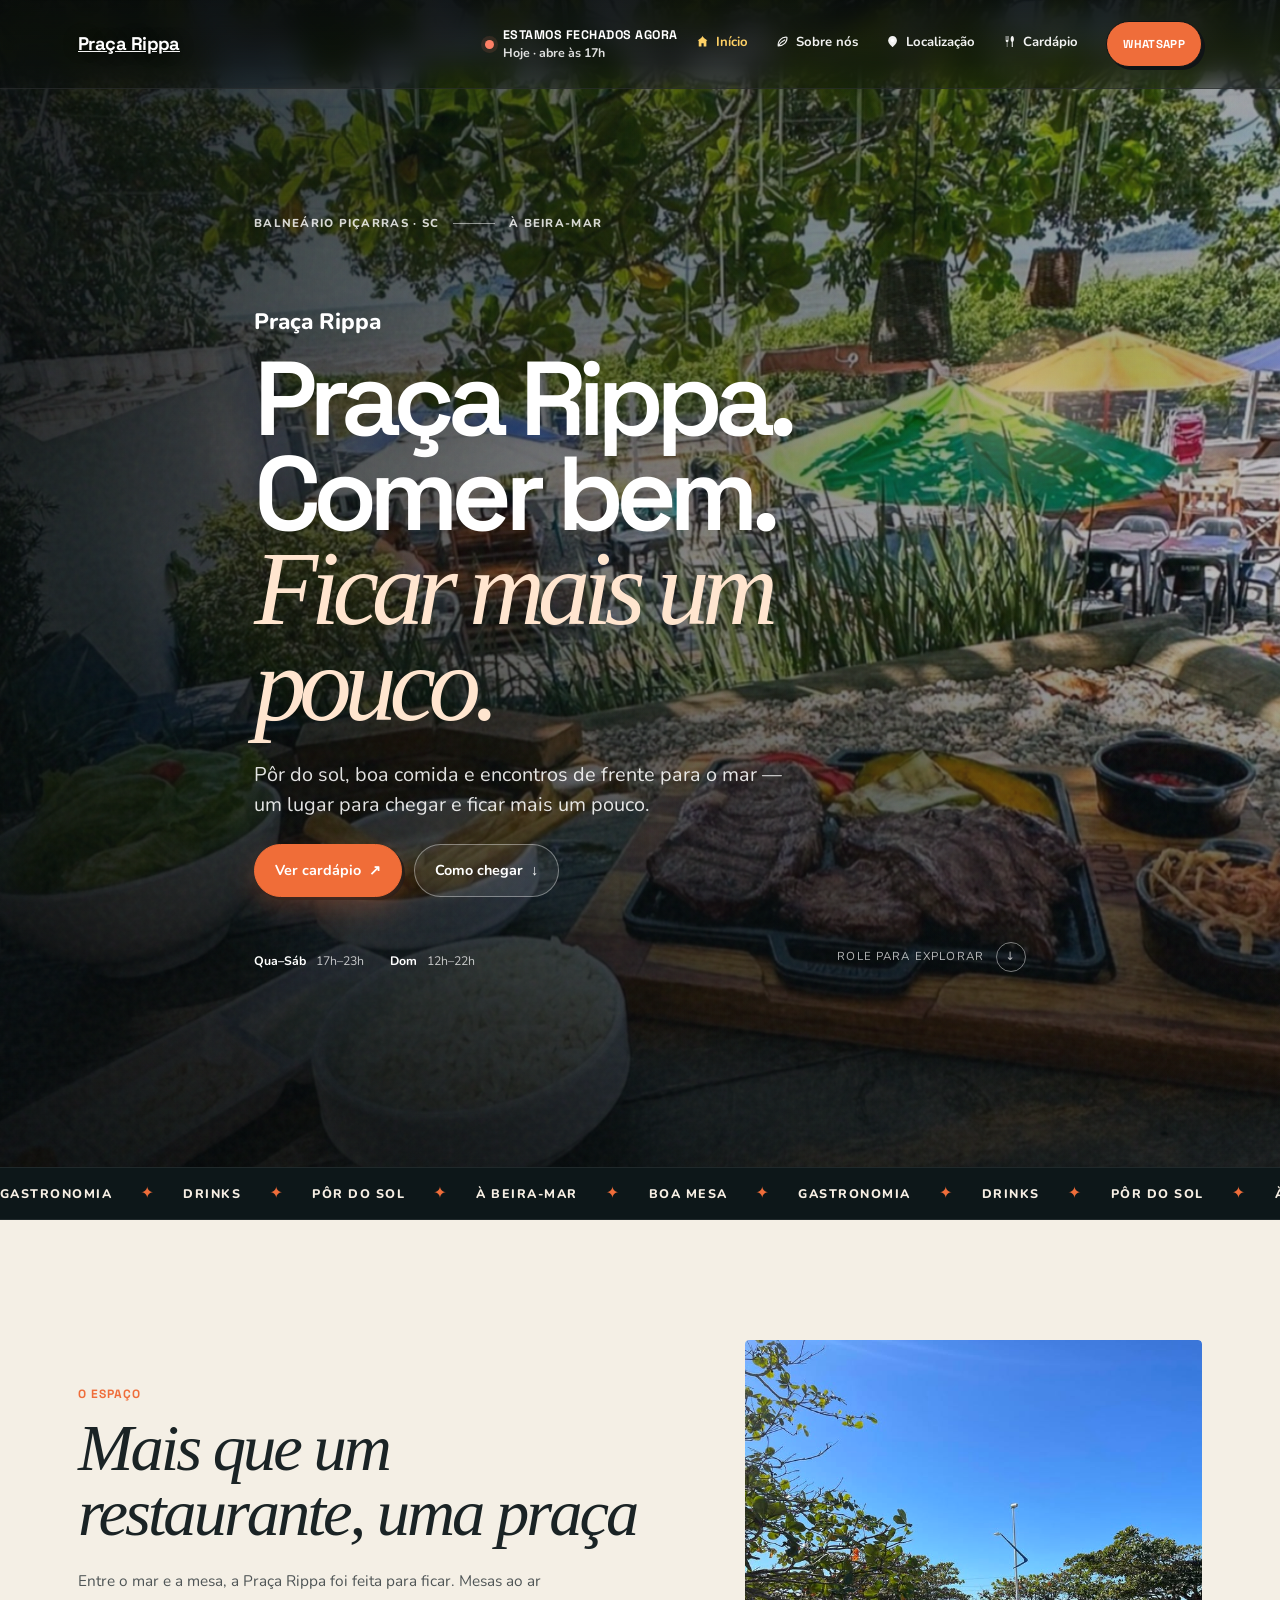
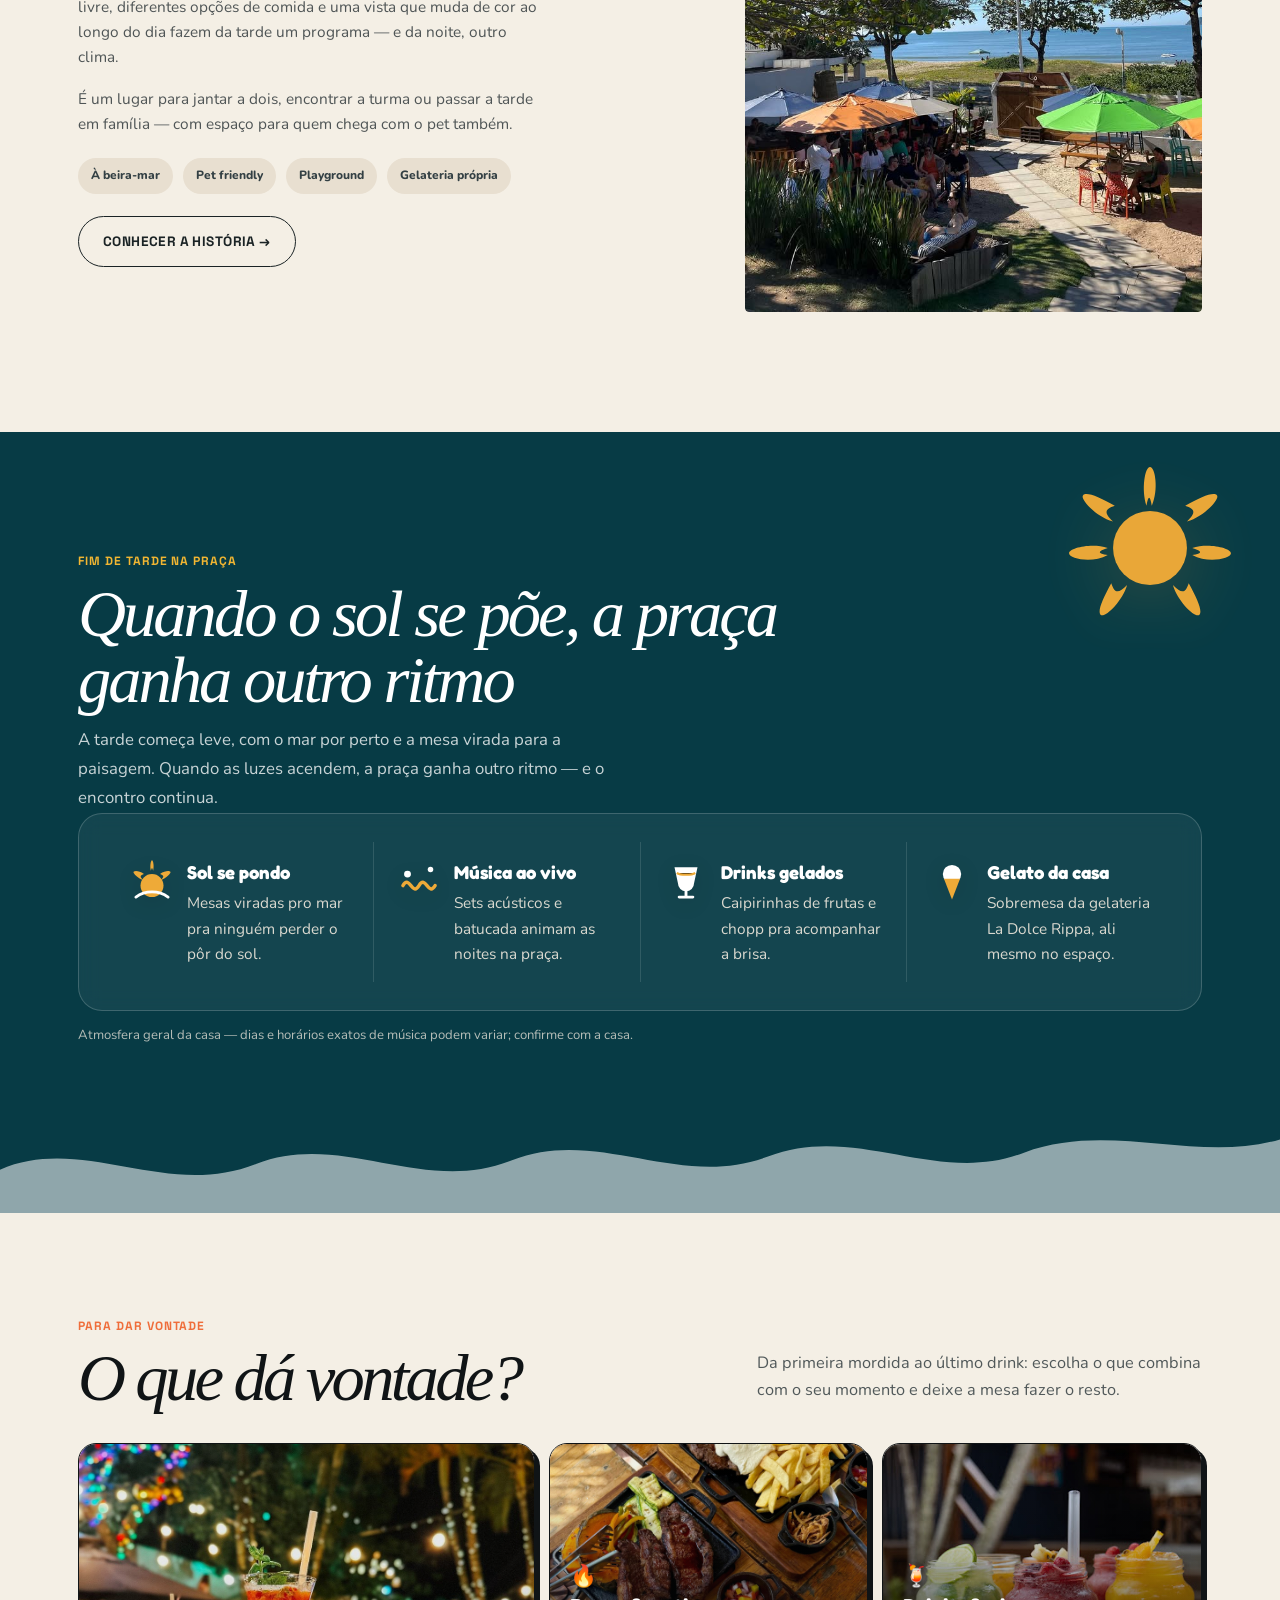
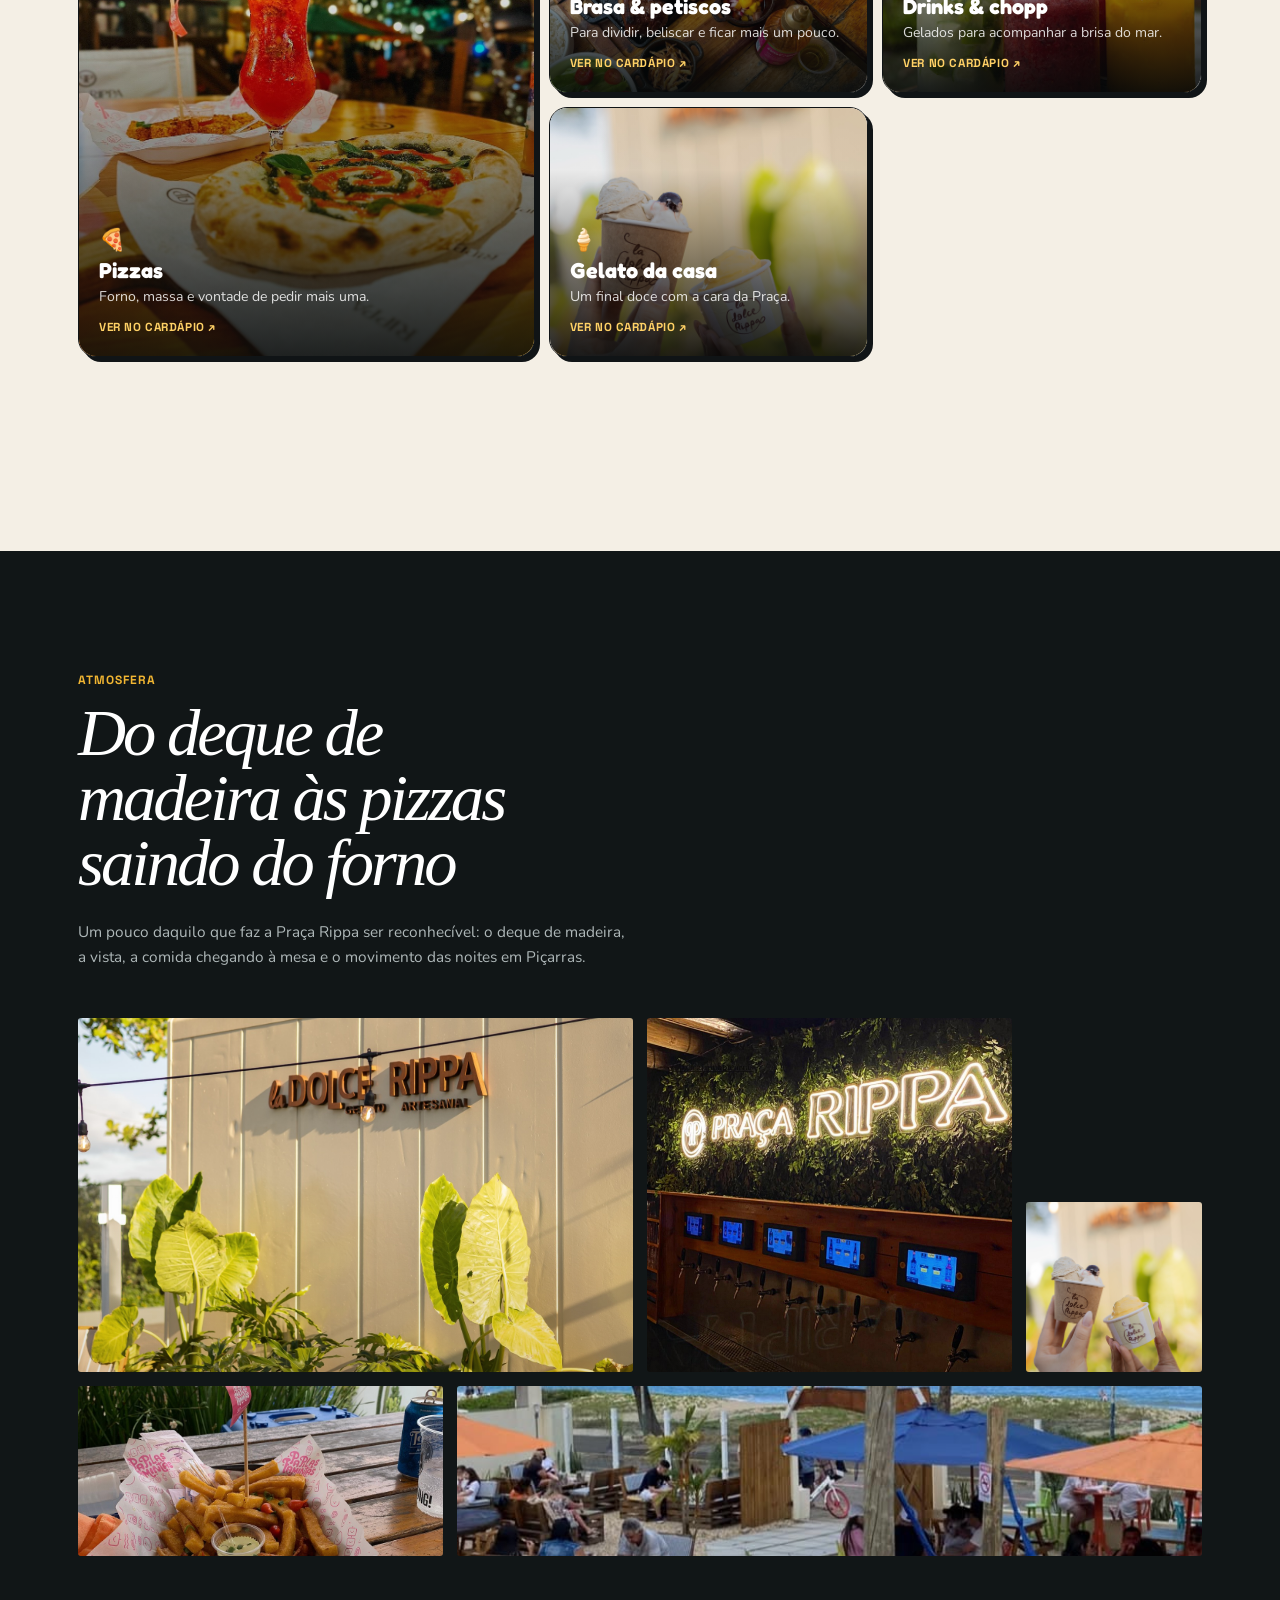
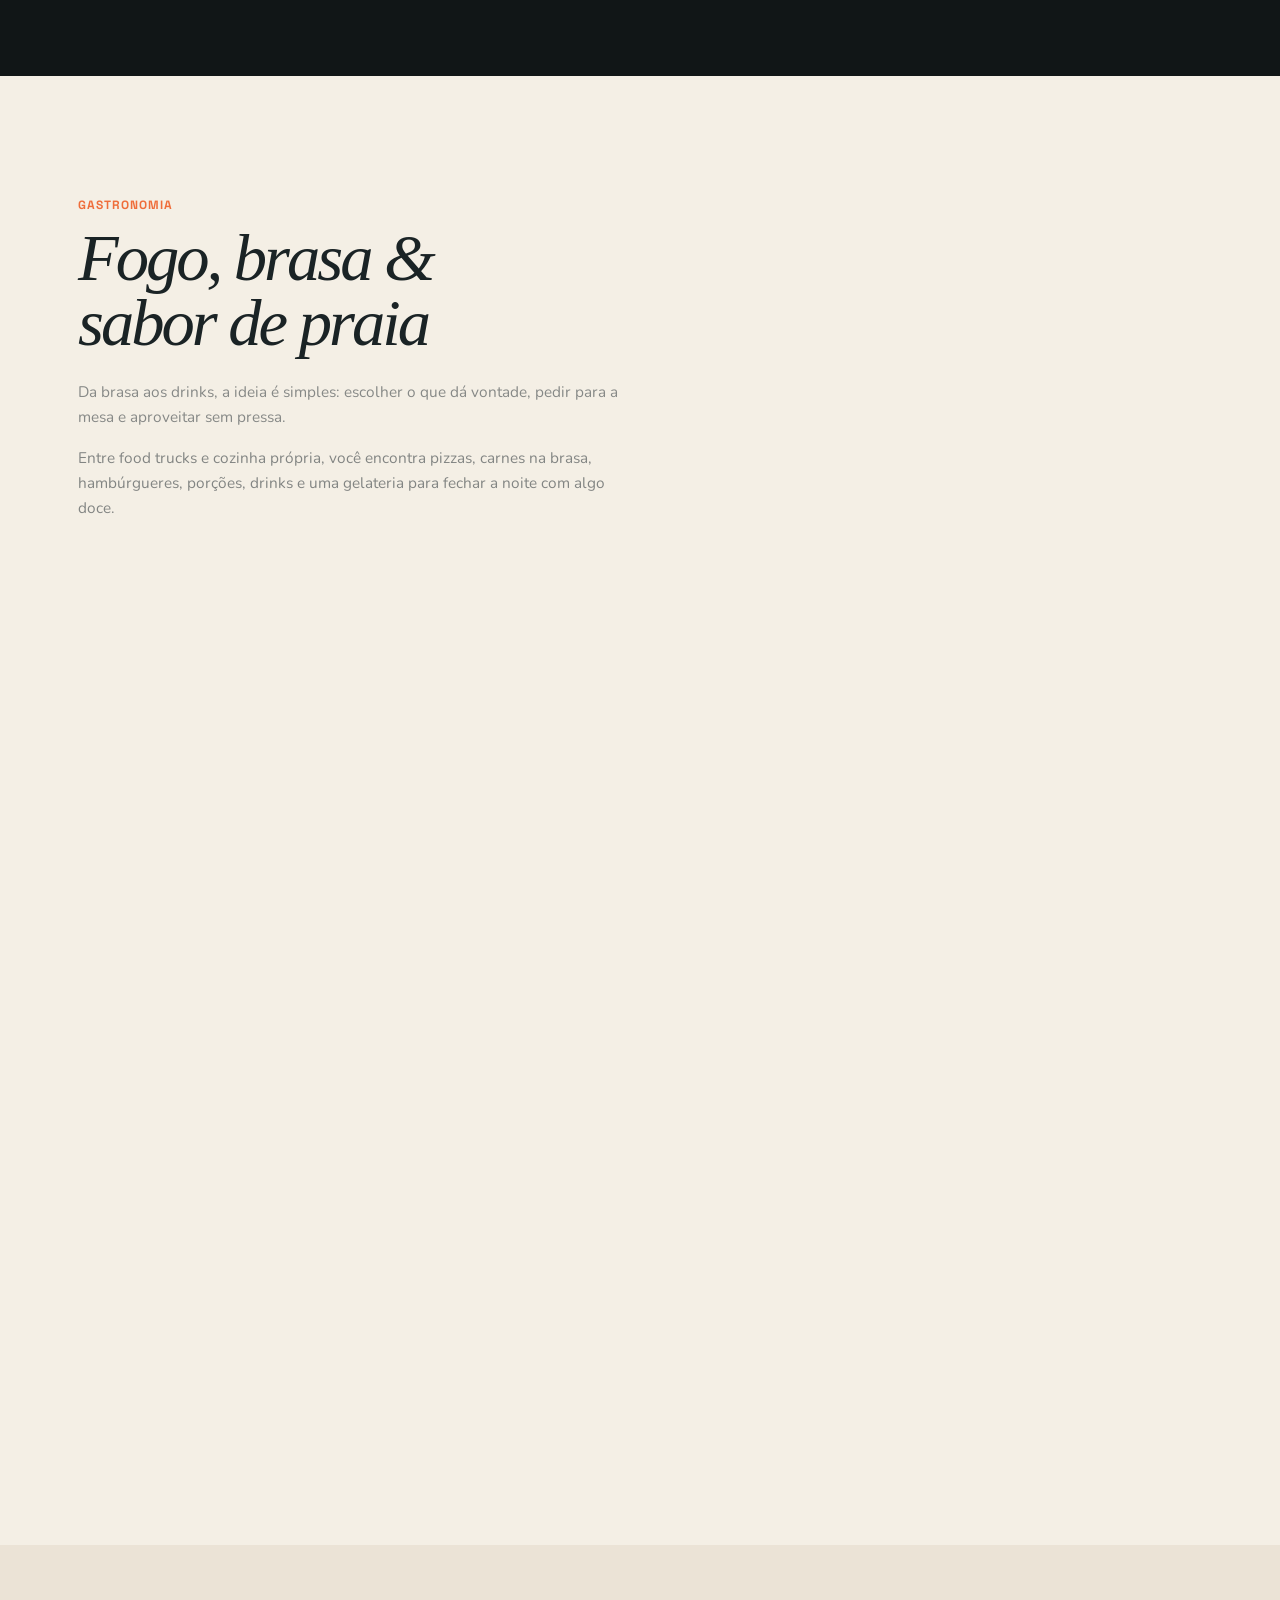
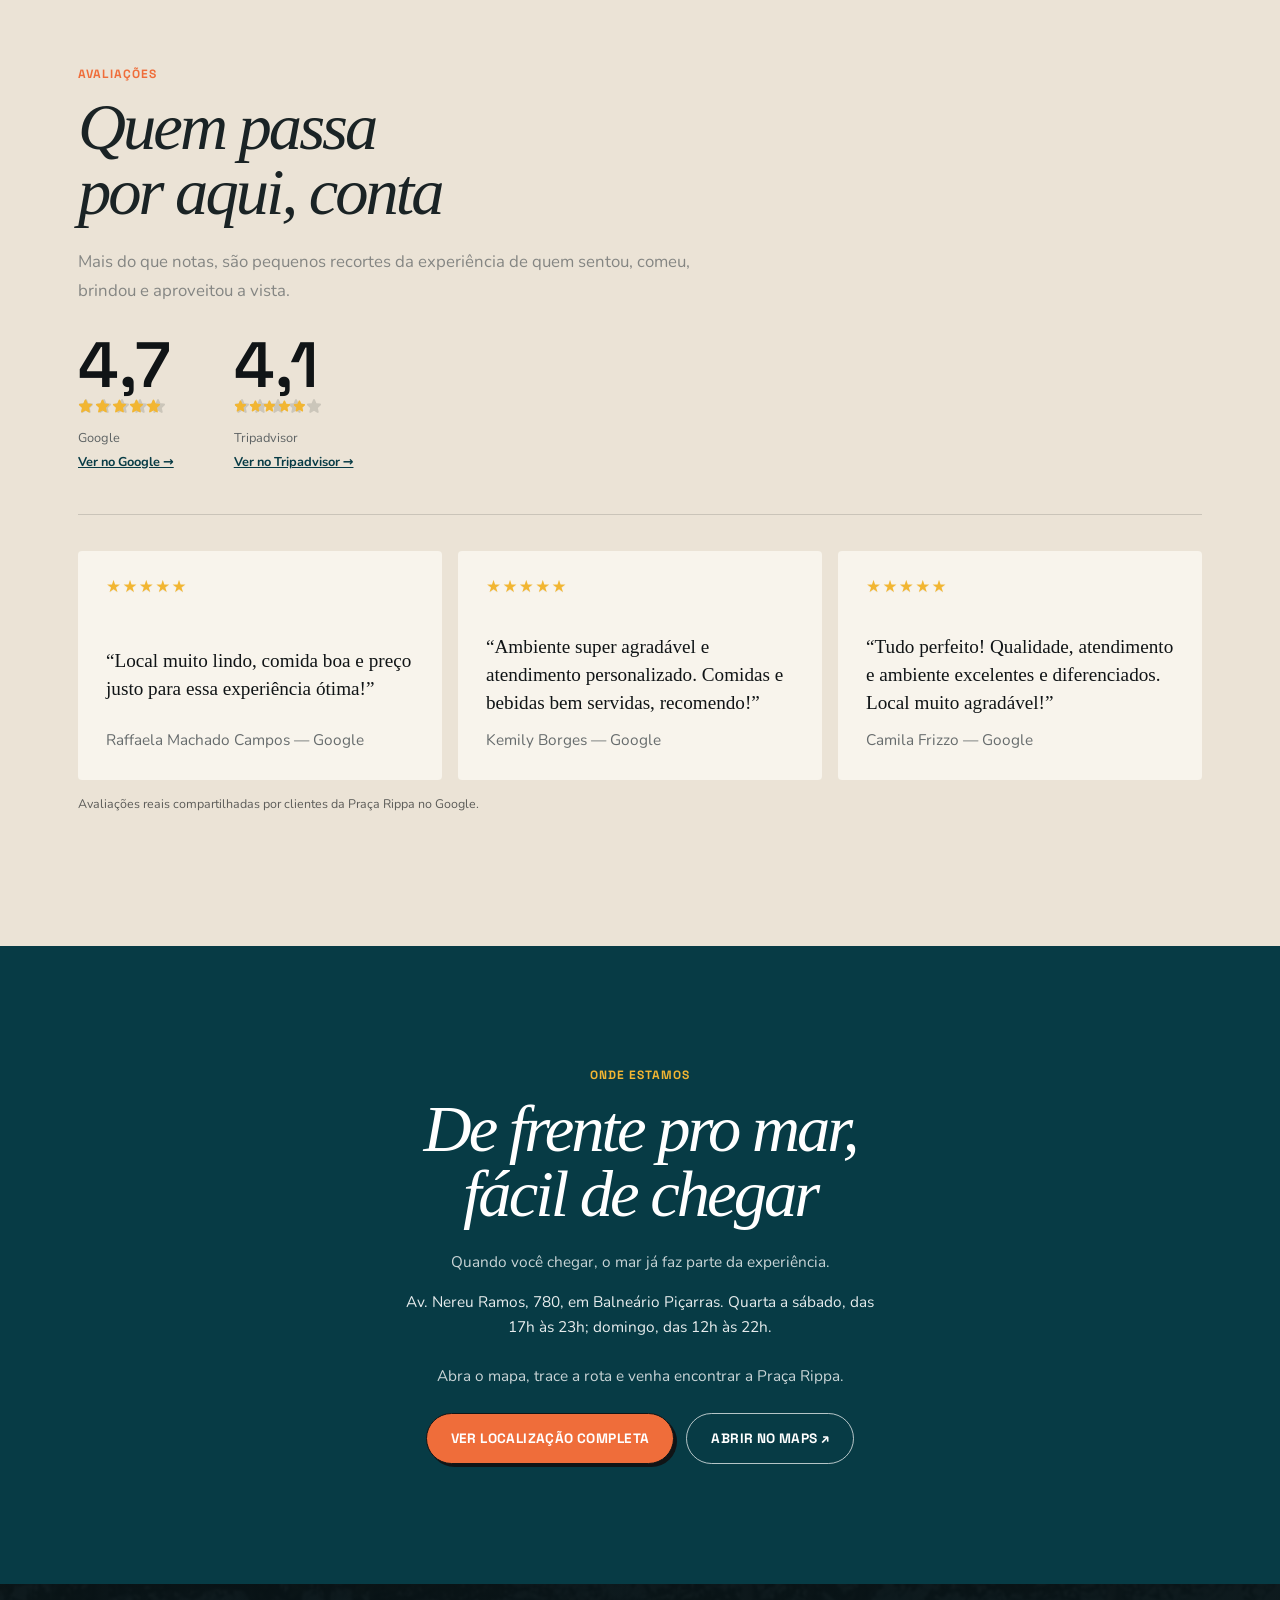
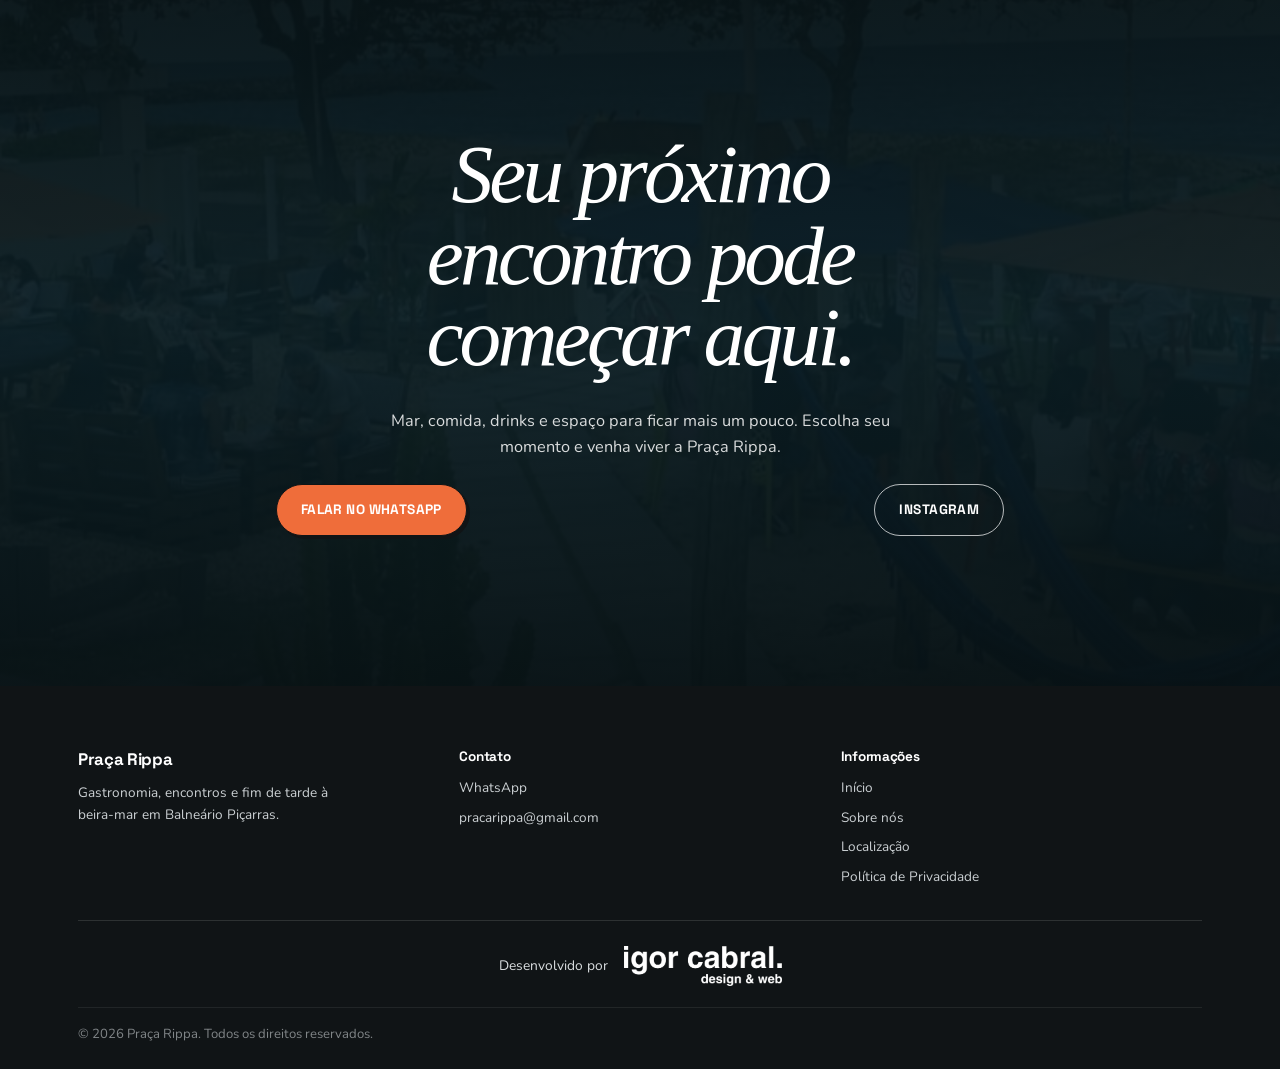
<file: index.html>
<!DOCTYPE html>
<html lang="pt-BR">
<head>
<meta charset="UTF-8">
<meta name="viewport" content="width=device-width, initial-scale=1, viewport-fit=cover">
<title>Praça Rippa | Restaurante em Balneário Piçarras</title>
<meta name="description" content="Praça Rippa em Balneário Piçarras: gastronomia à beira-mar, drinks, espaço ao ar livre, cardápio oficial, delivery, localização e contato.">
<meta name="robots" content="index,follow,max-image-preview:large">
<meta name="theme-color" content="#073b45">
<meta property="og:type" content="website">
<meta property="og:site_name" content="Praça Rippa">
<meta property="og:title" content="Praça Rippa | Restaurante em Balneário Piçarras">
<meta property="og:description" content="Praça Rippa em Balneário Piçarras: gastronomia à beira-mar, drinks, espaço ao ar livre, cardápio oficial, delivery, localização e contato.">
<meta name="twitter:card" content="summary_large_image">
<meta name="twitter:title" content="Praça Rippa | Restaurante em Balneário Piçarras">
<meta name="twitter:description" content="Praça Rippa em Balneário Piçarras: gastronomia à beira-mar, drinks, espaço ao ar livre, cardápio oficial, delivery, localização e contato.">
<link rel="stylesheet" href="assets/css/style.css">
<link rel="icon" href="data:image/svg+xml,<svg xmlns=%22http://www.w3.org/2000/svg%22 viewBox=%220 0 100 100%22><text y=%22.9em%22 font-size=%2290%22>🌅</text></svg>">
<link rel="preconnect" href="https://fonts.googleapis.com">
<link rel="preconnect" href="https://fonts.gstatic.com" crossorigin>
<link href="https://fonts.googleapis.com/css2?family=Fredoka:wght@500;600;700&family=Nunito:wght@400;600;700;800&family=Space+Grotesk:wght@500;600;700&display=swap" rel="stylesheet">
<script type="application/ld+json">
{
  "@context":"https://schema.org",
  "@type":"Restaurant",
  "name":"Praça Rippa",
  "telephone":"+55 47 98867-1690",
  "email":"pracarippa@gmail.com",
  "priceRange":"$$",
  "servesCuisine":["Brasileira","Sul-americana"],
  "address":{"@type":"PostalAddress","streetAddress":"Av. Nereu Ramos, 780","addressLocality":"Balneário Piçarras","addressRegion":"SC","postalCode":"88380-000","addressCountry":"BR"},
  "geo":{"@type":"GeoCoordinates","latitude":-26.759756,"longitude":-48.674342},
  "openingHoursSpecification":[
    {"@type":"OpeningHoursSpecification","dayOfWeek":["Wednesday","Thursday","Friday","Saturday"],"opens":"17:00","closes":"23:00"},
    {"@type":"OpeningHoursSpecification","dayOfWeek":"Sunday","opens":"12:00","closes":"22:00"}
  ],
  "hasMenu":"https://pracarippapicarras.goomer.app/",
  "sameAs":["https://instagram.com/pracarippapicarras","https://www.tripadvisor.com/Restaurant_Review-g2577965-d25277152-Reviews-Praca_Rippa-Picarras_State_of_Santa_Catarina.html"]
}
</script>
</head>

<a class="skip-link" href="#page-inicio">Pular para o conteúdo</a>
<svg aria-hidden="true" style="position:absolute;width:0;height:0;overflow:hidden">
<defs>
<symbol id="i-star" viewBox="0 0 24 24"><path d="M12 1.5c.6 0 1 .3 1.2.9l2.4 5.4 5.7.6c1.2.1 1.7 1.7.8 2.5l-4.4 4 1.3 5.8c.3 1.2-1 2.2-2.1 1.5L12 19.2l-4.9 3c-1 .6-2.4-.3-2.1-1.5l1.3-5.8-4.4-4c-.9-.8-.4-2.4.8-2.5l5.7-.6 2.4-5.4c.2-.6.6-.9 1.2-.9Z"/></symbol>
<symbol id="i-home" viewBox="0 0 24 24"><path d="M12 2c1 3 6 6 9 8-1 0-2 .3-2 1v9a1 1 0 0 1-1 1h-4v-6H10v6H6a1 1 0 0 1-1-1v-9c0-.7-1-1-2-1 3-2 8-5 9-8Z"/></symbol>
<symbol id="i-leaf" viewBox="0 0 24 24"><path d="M4 20C3 11 10 3 20 4c1 9-6 16-16 16Zm0 0c2-4 6-8 12-11" stroke="currentColor" stroke-width="2" fill="none" stroke-linecap="round" stroke-linejoin="round"/></symbol>
<symbol id="i-pin" viewBox="0 0 24 24"><path d="M12 2c4.4 0 8 3.4 8 8 0 6-8 12-8 12S4 16 4 10c0-4.6 3.6-8 8-8Z"/><circle cx="12" cy="10" r="3" fill="#fff"/></symbol>
<symbol id="i-food" viewBox="0 0 24 24"><path d="M5 2v9a2 2 0 0 0 2 2v9h1v-9a2 2 0 0 0 2-2V2H9v7H8V2H7v7H6V2H5Zm12 0c-2 0-3 3-3 6s1 4 2 5v9h2V13c1-1 2-2 2-5s-1-6-3-6Z"/></symbol>
<symbol id="i-wave-dot" viewBox="0 0 24 24"><path d="M2 15c3-4 4 4 7 0s4 4 7 0 4-2 6-1" stroke="currentColor" stroke-width="2.4" fill="none" stroke-linecap="round"/></symbol>
<symbol id="i-phone" viewBox="0 0 24 24"><path d="M6 2c1 0 3 3 3 4s-1.5 1.5-1.5 2.5S9.5 12 12 14.5 16 18 17 18 18.5 16.5 19.5 16.5 22 18.5 22 19.5c0 1.5-2 3.5-3.5 3.5C14 23 1 10 1 5.5 1 4 3 2 4.5 2 5 2 6 2 6 2Z"/></symbol>
<symbol id="i-cam" viewBox="0 0 24 24"><rect x="2" y="6" width="20" height="15" rx="4"/><circle cx="12" cy="13.5" r="4.2" fill="#fff"/><circle cx="17.5" cy="9.5" r="1" fill="#fff"/><path d="M8 6 9.2 3.5h5.6L16 6Z" fill="currentColor"/></symbol>
</defs>
</svg>

<header id="header">
  <div class="wrap">
    <a href="index.html" class="logo" aria-label="Praça Rippa — início"><span class="logo-text">Praça Rippa</span></a>

    <div class="header-status is-closed" id="headerStatus" role="status" aria-live="polite" aria-atomic="true">
      <span class="status-dot" aria-hidden="true"></span>
      <span class="status-copy"><span class="status-main" id="statusMain">Verificando...</span><span class="status-hours" id="statusHours">Horário de atendimento</span></span>
    </div>
    <nav id="nav">
      <a href="index.html" data-page="inicio" class="active" aria-current="page"><svg class="icon" viewBox="0 0 24 24"><use href="#i-home"/></svg>Início</a>
      <a href="sobre.html" data-page="sobre"><svg class="icon" viewBox="0 0 24 24"><use href="#i-leaf"/></svg>Sobre nós</a>
      <a href="localizacao.html" data-page="localizacao"><svg class="icon" viewBox="0 0 24 24"><use href="#i-pin"/></svg>Localização</a>
      <a href="https://pracarippapicarras.goomer.app/" target="_blank" rel="noopener"><svg class="icon" viewBox="0 0 24 24"><use href="#i-food"/></svg>Cardápio</a>
      <a class="btn btn-primary" href="https://wa.me/5547988671690" target="_blank" rel="noopener" style="padding:9px 16px; font-size:.72rem;">WhatsApp</a>
    </nav>
    <button class="menu-toggle" id="menuToggle" aria-label="Abrir menu" aria-expanded="false" aria-controls="nav">☰</button>
  </div>
</header>

<!-- ================= PÁGINA: INÍCIO ================= -->

<main id="page-inicio" class="page" tabindex="-1">

<section class="hero hero-v2">
  <div class="hero-bg" id="heroBg" style="background-image:url('assets/images/rippa-brasa-mar.jpg')"></div>
  <div class="hero-noise"></div>
  <div class="hero-scrim"></div>
  <div class="hero-orb hero-orb-1"></div>
  <div class="wrap hero-content">
    <div class="hero-topline"><span>Balneário Piçarras · SC</span><span class="hero-line"></span><span>À beira-mar</span></div>
    <div class="hero-copy">
      <p class="hero-kicker">Praça Rippa</p>
      <h1><span class="seo-brand">Praça Rippa.</span><br>Comer bem.<br><em>Ficar mais um pouco.</em></h1>
      <p class="lead">Pôr do sol, boa comida e encontros de frente para o mar — um lugar para chegar e ficar mais um pouco.</p>
      <div class="cta-row">
        <a class="btn btn-primary" href="https://pracarippapicarras.goomer.app/" target="_blank" rel="noopener">Ver cardápio <span>↗</span></a>
        <a class="btn btn-ghost-light" href="localizacao.html">Como chegar <span>↓</span></a>
      </div>
    </div>
    <div class="hero-bottom">
      <div class="hero-meta"><strong>Qua–Sáb</strong><span>17h–23h</span><strong>Dom</strong><span>12h–22h</span></div>
      <div class="hero-scroll"><span>Role para explorar</span><span class="scroll-arrow">↓</span></div>
    </div>
  </div>
</section>

<div class="marquee-strip" aria-hidden="true">
  <div class="marquee-track"><span>Gastronomia</span><i>✦</i><span>Drinks</span><i>✦</i><span>Pôr do sol</span><i>✦</i><span>À beira-mar</span><i>✦</i><span>Boa mesa</span><i>✦</i><span>Gastronomia</span><i>✦</i><span>Drinks</span><i>✦</i><span>Pôr do sol</span><i>✦</i><span>À beira-mar</span><i>✦</i></div>
</div>

<section class="about-teaser about-v2">
  <div class="wrap about-grid">
    <div class="reveal">
      <span class="label eyebrow">O ESPAÇO</span>
      <h2>Mais que um restaurante, uma praça</h2>
      <p style="max-width:52ch">Entre o mar e a mesa, a Praça Rippa foi feita para ficar. Mesas ao ar livre, diferentes opções de comida e uma vista que muda de cor ao longo do dia fazem da tarde um programa — e da noite, outro clima.</p>
      <p style="max-width:52ch;margin-top:16px">É um lugar para jantar a dois, encontrar a turma ou passar a tarde em família — com espaço para quem chega com o pet também.</p>
      <div class="chip-row">
        <span class="chip">À beira-mar</span>
        <span class="chip">Pet friendly</span>
        <span class="chip">Playground</span>
        <span class="chip">Gelateria própria</span>
      </div>
      <div style="margin-top:22px"><a class="btn btn-outline" href="sobre.html">Conhecer a história →</a></div>
    </div>
    <div class="about-photo reveal" style="transition-delay:.1s">
      <img src="assets/images/novo-ambiente-praia.jpg" alt="Praça Rippa em dia ensolarado, com mesas ao ar livre e vista para o mar" loading="lazy">
    </div>
  </div>
</section>

<section class="vibe">
  <svg class="vibe-deco vibe-sun" viewBox="0 0 100 100" xmlns="http://www.w3.org/2000/svg" aria-hidden="true"><g fill="#EEAA38"><circle cx="50" cy="50" r="21"/><path d="M50 4c3 0 5 13 1 22-1-6-2-6-3 0-3-9-1-22 2-22Z"/><path d="M88 20c2 2-7 12-17 15 5-5 5-7-1-9 9-5 16-8 18-6Z"/><path d="M96 53c0 3-13 6-22 1 6-1 6-2 0-4 9-3 22 0 22 3Z"/><path d="M78 88c-2 2-12-7-15-17 5 5 7 5 9-1 5 9 8 16 6 18Z"/><path d="M12 20c-2 2 7 12 17 15-5-5-5-7 1-9-9-5-16-8-18-6Z"/><path d="M4 53c0 3 13 6 22 1-6-1-6-2 0-4-9-3-22 0-22 3Z"/><path d="M22 88c2 2 12-7 15-17-5 5-7 5-9-1-5 9-8 16-6 18Z"/></g></svg>
  <svg class="vibe-deco vibe-wave" viewBox="0 0 520 140" preserveAspectRatio="none" xmlns="http://www.w3.org/2000/svg" aria-hidden="true">
  <path d="M0 94 C34 56 67 126 104 88 C139 52 172 122 208 84 C243 48 276 116 312 80 C348 44 381 112 416 76 C451 42 486 88 520 62 L520 140 L0 140 Z" fill="#fff"/>
  <path d="M0 116 C38 88 70 132 108 104 C144 78 177 132 214 103 C250 76 286 130 322 101 C358 73 394 128 430 98 C462 72 492 112 520 92 L520 140 L0 140 Z" fill="rgba(255,255,255,.34)"/>
</svg>
  <div class="wrap">
    <span class="label eyebrow">FIM DE TARDE NA PRAÇA</span>
    <h2 style="margin-bottom:14px">Quando o sol se põe, a praça ganha outro ritmo</h2>
    <p class="section-intro" style="color:rgba(255,255,255,.78);opacity:1;max-width:58ch">A tarde começa leve, com o mar por perto e a mesa virada para a paisagem. Quando as luzes acendem, a praça ganha outro ritmo — e o encontro continua.</p>
    <div class="vibe-bar reveal">
      <div class="vibe-item"><svg class="ic" viewBox="0 0 40 40"><circle cx="20" cy="24" r="10" fill="#EEAA38"/><path d="M20 2c1 0 2 5 1 9-1-3-1-3-2 0-1-4 0-9 1-9Z M36 12c1 1-4 6-8 7 3-3 2-4-1-5 4-3 8-3 9-2Z M4 12c-1 1 4 6 8 7-3-3-2-4 1-5-4-3-8-3-9-2Z" fill="#EEAA38"/><path d="M6 34c8-6 20-6 28 0" stroke="#fff" stroke-width="2.5" fill="none" stroke-linecap="round"/></svg><div><h4>Sol se pondo</h4><p>Mesas viradas pro mar pra ninguém perder o pôr do sol.</p></div></div>
      <div class="vibe-item"><svg class="ic" viewBox="0 0 40 40"><path d="M6 24c6-10 8 10 14 0s8 10 14 0" stroke="#EEAA38" stroke-width="3" fill="none" stroke-linecap="round"/><circle cx="10" cy="14" r="3" fill="#fff"/><circle cx="30" cy="10" r="2.4" fill="#fff"/></svg><div><h4>Música ao vivo</h4><p>Sets acústicos e batucada animam as noites na praça.</p></div></div>
      <div class="vibe-item"><svg class="ic" viewBox="0 0 40 40"><path d="M10 8h20l-3 14a7 7 0 0 1-14 0Z" fill="#fff"/><path d="M20 22v12M14 34h12" stroke="#fff" stroke-width="2.5" stroke-linecap="round"/><path d="M12 13c3 2 13 2 16 0" stroke="#EEAA38" stroke-width="2"/></svg><div><h4>Drinks gelados</h4><p>Caipirinhas de frutas e chopp pra acompanhar a brisa.</p></div></div>
      <div class="vibe-item"><svg class="ic" viewBox="0 0 40 40"><circle cx="20" cy="14" r="8" fill="#fff"/><path d="M13 18l7 18 7-18Z" fill="#EEAA38"/></svg><div><h4>Gelato da casa</h4><p>Sobremesa da gelateria La Dolce Rippa, ali mesmo no espaço.</p></div></div>
    </div>
    <p class="badge-note">Atmosfera geral da casa — dias e horários exatos de música podem variar; confirme com a casa.</p>
  </div>
</section>

<section class="cravings" id="o-que-da-vontade">
  <div class="wrap">
    <div class="cravings-head reveal">
      <div>
        <span class="label eyebrow">PARA DAR VONTADE</span>
        <h2>O que dá vontade?</h2>
      </div>
      <p>Da primeira mordida ao último drink: escolha o que combina com o seu momento e deixe a mesa fazer o resto.</p>
    </div>
    <div class="cravings-grid reveal-group">
      <a class="craving-card craving-main reveal" style="--i:0" href="https://pracarippapicarras.goomer.app/" target="_blank" rel="noopener">
        <img src="assets/images/rippa-noite-pizza-drink.jpg" alt="Pizza servida na Praça Rippa" loading="lazy">
        <span class="craving-overlay"></span>
        <span class="craving-copy"><span class="craving-icon" aria-hidden="true">🍕</span><strong>Pizzas</strong><small>Forno, massa e vontade de pedir mais uma.</small><b>Ver no cardápio ↗</b></span>
      </a>
      <a class="craving-card reveal" style="--i:1" href="https://pracarippapicarras.goomer.app/" target="_blank" rel="noopener">
        <img src="assets/images/rippa-brasa.jpg" alt="Carnes na brasa servidas na Praça Rippa" loading="lazy">
        <span class="craving-overlay"></span>
        <span class="craving-copy"><span class="craving-icon" aria-hidden="true">🔥</span><strong>Brasa & petiscos</strong><small>Para dividir, beliscar e ficar mais um pouco.</small><b>Ver no cardápio ↗</b></span>
      </a>
      <a class="craving-card reveal" style="--i:2" href="https://pracarippapicarras.goomer.app/" target="_blank" rel="noopener">
        <img src="assets/images/rippa-drinks.jpg" alt="Drinks coloridos servidos na Praça Rippa" loading="lazy">
        <span class="craving-overlay"></span>
        <span class="craving-copy"><span class="craving-icon" aria-hidden="true">🍹</span><strong>Drinks & chopp</strong><small>Gelados para acompanhar a brisa do mar.</small><b>Ver no cardápio ↗</b></span>
      </a>
      <a class="craving-card reveal" style="--i:3" href="https://pracarippapicarras.goomer.app/" target="_blank" rel="noopener">
        <img src="assets/images/rippa-gelato.jpg" alt="Gelatos da La Dolce Rippa" loading="lazy"><span class="craving-overlay"></span>
        <span class="craving-copy"><span class="craving-icon" aria-hidden="true">🍦</span><strong>Gelato da casa</strong><small>Um final doce com a cara da Praça.</small><b>Ver no cardápio ↗</b></span>
      </a>
    </div>
    <div class="cravings-cta reveal"><a class="btn btn-outline" href="https://pracarippapicarras.goomer.app/" target="_blank" rel="noopener">Ver cardápio completo ↗</a></div>
  </div>
</section>

<section class="gallery">
  <div class="wrap">
    <span class="label eyebrow">ATMOSFERA</span>
    <h2>Do deque de madeira às pizzas saindo do forno</h2>
    <p class="section-intro" style="color:#cfd3d6;opacity:1">Um pouco daquilo que faz a Praça Rippa ser reconhecível: o deque de madeira, a vista, a comida chegando à mesa e o movimento das noites em Piçarras.</p>
    <div class="g-grid reveal-group">
      <div class="gcell g1 reveal" style="--i:0"><img src="assets/images/rippa-dolce-ambiente.jpg" alt="Ambiente da Praça Rippa com jardim e vista para o mar" loading="lazy"></div>
      <div class="gcell g2 reveal" style="--i:1"><img src="assets/images/novo-chopp.jpg" alt="Chopeiras e bebidas na Praça Rippa" loading="lazy"></div>
      <div class="gcell g3 reveal" style="--i:2"><img src="assets/images/novo-comida.jpg" alt="Pratos e porções servidos na Praça Rippa" loading="lazy"></div>
      <div class="gcell g4 reveal" style="--i:3"><img src="assets/images/rippa-gelato.jpg" alt="Gelatos da La Dolce Rippa" loading="lazy"></div>
      <div class="gcell g5 reveal" style="--i:4"><img src="assets/images/rippa-petiscos-mar.jpg" alt="Petiscos servidos na Praça Rippa com vista para o mar" loading="lazy"></div>
      <div class="gcell g6 reveal" style="--i:5"><img src="assets/images/novo-ambiente-2.jpg" alt="Área externa da Praça Rippa com mesas e vista para o mar" loading="lazy"></div>
    </div>
  </div>
</section>

<section id="gastronomia">
  <div class="wrap">
    <span class="label eyebrow">GASTRONOMIA</span>
    <h2>Fogo, brasa & sabor de praia</h2>
    <p class="section-intro">Da brasa aos drinks, a ideia é simples: escolher o que dá vontade, pedir para a mesa e aproveitar sem pressa.</p>
    <p style="opacity:.75; max-width:60ch">Entre food trucks e cozinha própria, você encontra pizzas, carnes na brasa, hambúrgueres, porções, drinks e uma gelateria para fechar a noite com algo doce.</p>
    <div class="food-cols">
      <div class="food-card reveal">
        <div class="ph"><img src="assets/images/novo-comida.jpg" alt="Pratos servidos na Praça Rippa" loading="lazy"></div>
        <div class="tx"><h3>Pizzas & fornos</h3><p>Um dos destaques mais citados nas avaliações.</p></div>
      </div>
      <div class="food-card reveal" style="transition-delay:.1s">
        <div class="ph"><img src="assets/images/rippa-brasa.jpg" alt="Carnes e acompanhamentos servidos na Praça Rippa" loading="lazy"></div>
        <div class="tx"><h3>Petiscos & carnes na brasa</h3><p>Porções, hambúrgueres e churrasco dos food trucks.</p></div>
      </div>
      <div class="food-card reveal" style="transition-delay:.2s">
        <div class="ph"><img src="assets/images/novo-chopp.jpg" alt="Chopeiras e atendimento de bebidas na Praça Rippa" loading="lazy"></div>
        <div class="tx"><h3>Drinks & caipirinhas</h3><p>Caipirinhas de frutas e coquetéis de frente pro mar.</p></div>
      </div>
      <div class="food-card block reveal" style="transition-delay:.3s">
        <div class="ph"><img src="assets/images/rippa-gelato.jpg" alt="Gelatos da La Dolce Rippa" loading="lazy"></div>
        <div class="tx"><h3>Gelateria La Dolce Rippa</h3><p>Sorvete artesanal feito e servido dentro do próprio espaço.</p></div>
      </div>
    </div>
    <div class="menu-cta reveal">
      <h2>Cardápio completo e delivery</h2>
      <p>Pratos, preços e delivery sempre atualizados no canal oficial da casa.</p>
      <a class="btn btn-outline" href="https://pracarippapicarras.goomer.app/" target="_blank" rel="noopener">Ver cardápio e delivery ↗</a>
    </div>
  </div>
</section>

<section id="avaliacoes">
  <div class="wrap">
    <span class="label eyebrow">AVALIAÇÕES</span>
    <h2>Quem passa por aqui, conta</h2>
    <p class="section-intro">Mais do que notas, são pequenos recortes da experiência de quem sentou, comeu, brindou e aproveitou a vista.</p>
    <div class="rating-row">
      <div class="rating-block"><div class="big">4,7</div><span class="star-row" data-rating="4.7" aria-label="4,7 de 5 estrelas"></span><div class="src">Google</div>
        <a href="https://www.google.com/maps/place/@-26.759756,-48.674342,17z/data=!4m10!3m9!1s0x94d8d5d291f413df:0xb4bd2d1a809d4a4a" target="_blank" rel="noopener">Ver no Google →</a></div>
      <div class="rating-block"><div class="big">4,1</div><span class="star-row" data-rating="4.1" aria-label="4,1 de 5 estrelas"></span><div class="src">Tripadvisor</div>
        <a href="https://www.tripadvisor.com/Restaurant_Review-g2577965-d25277152-Reviews-Praca_Rippa-Picarras_State_of_Santa_Catarina.html" target="_blank" rel="noopener">Ver no Tripadvisor →</a></div>
    </div>
    <div class="review-grid reveal-group">
      <div class="review-card reveal" style="--i:0"><div class="review-stars-static" aria-label="5 de 5 estrelas"><span>★★★★★</span></div><p class="quote">“Local muito lindo, comida boa e preço justo para essa experiência ótima!”</p><div class="who">Raffaela Machado Campos — Google</div></div>
      <div class="review-card reveal" style="--i:1"><div class="review-stars-static" aria-label="5 de 5 estrelas"><span>★★★★★</span></div><p class="quote">“Ambiente super agradável e atendimento personalizado. Comidas e bebidas bem servidas, recomendo!”</p><div class="who">Kemily Borges — Google</div></div>
      <div class="review-card reveal" style="--i:2"><div class="review-stars-static" aria-label="5 de 5 estrelas"><span>★★★★★</span></div><p class="quote">“Tudo perfeito! Qualidade, atendimento e ambiente excelentes e diferenciados. Local muito agradável!”</p><div class="who">Camila Frizzo — Google</div></div>
    </div>
    <p class="note">Avaliações reais compartilhadas por clientes da Praça Rippa no Google.</p>
  </div>
</section>

<section class="loc-teaser">
  <div class="wrap">
    <span class="label eyebrow">ONDE ESTAMOS</span>
    <h2>De frente pro mar, fácil de chegar</h2>
    <p class="section-intro" style="margin:12px auto 14px;color:rgba(255,255,255,.78);opacity:1">Quando você chegar, o mar já faz parte da experiência.</p>
    <p>Av. Nereu Ramos, 780, em Balneário Piçarras. Quarta a sábado, das 17h às 23h; domingo, das 12h às 22h.</p>
    <p style="margin-top:10px;opacity:.78">Abra o mapa, trace a rota e venha encontrar a Praça Rippa.</p>
    <div class="cta-row" style="justify-content:center">
      <a class="btn btn-primary" href="localizacao.html">Ver localização completa</a>
      <a class="btn btn-ghost-light" href="https://www.google.com/maps/search/?api=1&query=Pra%C3%A7a+Rippa%2C+Av.+Nereu+Ramos%2C+780%2C+Balne%C3%A1rio+Pi%C3%A7arras" target="_blank" rel="noopener" aria-label="Abrir a localização da Praça Rippa no Google Maps">Abrir no Maps ↗</a>
    </div>
  </div>
</section>

<section class="final-cta">
  <div class="bg"></div><div class="scrim"></div>
  <div class="wrap">
    <h2>Seu próximo encontro pode começar aqui.</h2>
    <p style="max-width:560px;margin:18px auto 0;color:rgba(255,255,255,.84);font-size:1.02rem">Mar, comida, drinks e espaço para ficar mais um pouco. Escolha seu momento e venha viver a Praça Rippa.</p>
    <div class="cta-row" style="justify-content:center; margin-top:24px">
      <a class="btn btn-primary" href="https://wa.me/5547988671690" target="_blank" rel="noopener">Falar no WhatsApp</a>
      <a class="btn btn-ghost-light" href="https://instagram.com/pracarippapicarras" target="_blank" rel="noopener">Instagram</a>
    </div>
  </div>
</section>

</main>

<div class="mobile-action-card" aria-label="Ações rápidas">
  <a class="mobile-action-main" href="https://pracarippapicarras.goomer.app/" target="_blank" rel="noopener">
    <span class="mobile-action-icon">🍽</span>
    <span><strong>Ver cardápio</strong><small>Confira as opções da casa</small></span>
    <b>↗</b>
  </a>
  <a class="mobile-action-wa" href="https://wa.me/5547988671690" target="_blank" rel="noopener" aria-label="Falar com a Praça Rippa pelo WhatsApp">
    <span>WhatsApp</span><b>↗</b>
  </a>
</div>

<footer>
  <div class="wrap">
    <div class="foot-grid">
      <div><strong class="footer-brand">Praça Rippa</strong><p>Gastronomia, encontros e fim de tarde à beira-mar em Balneário Piçarras.</p></div>
      <div><strong>Contato</strong><a href="https://wa.me/5547988671690" target="_blank" rel="noopener">WhatsApp</a><a href="mailto:pracarippa@gmail.com">pracarippa@gmail.com</a></div>
      <div><strong>Informações</strong><a href="index.html">Início</a><a href="sobre.html">Sobre nós</a><a href="localizacao.html">Localização</a><a href="privacy.html">Política de Privacidade</a></div>
    </div>
    <div class="developer-credit"><span>Desenvolvido por</span><img src="assets/images/igor-cabral.png" alt="Igor Cabral — design & web" class="developer-logo"></div>
    <div class="copyright">© 2026 Praça Rippa. Todos os direitos reservados.</div>
  </div>
</footer>


<script src="assets/js/main.js" defer></script>
</body>
</html>
</file>
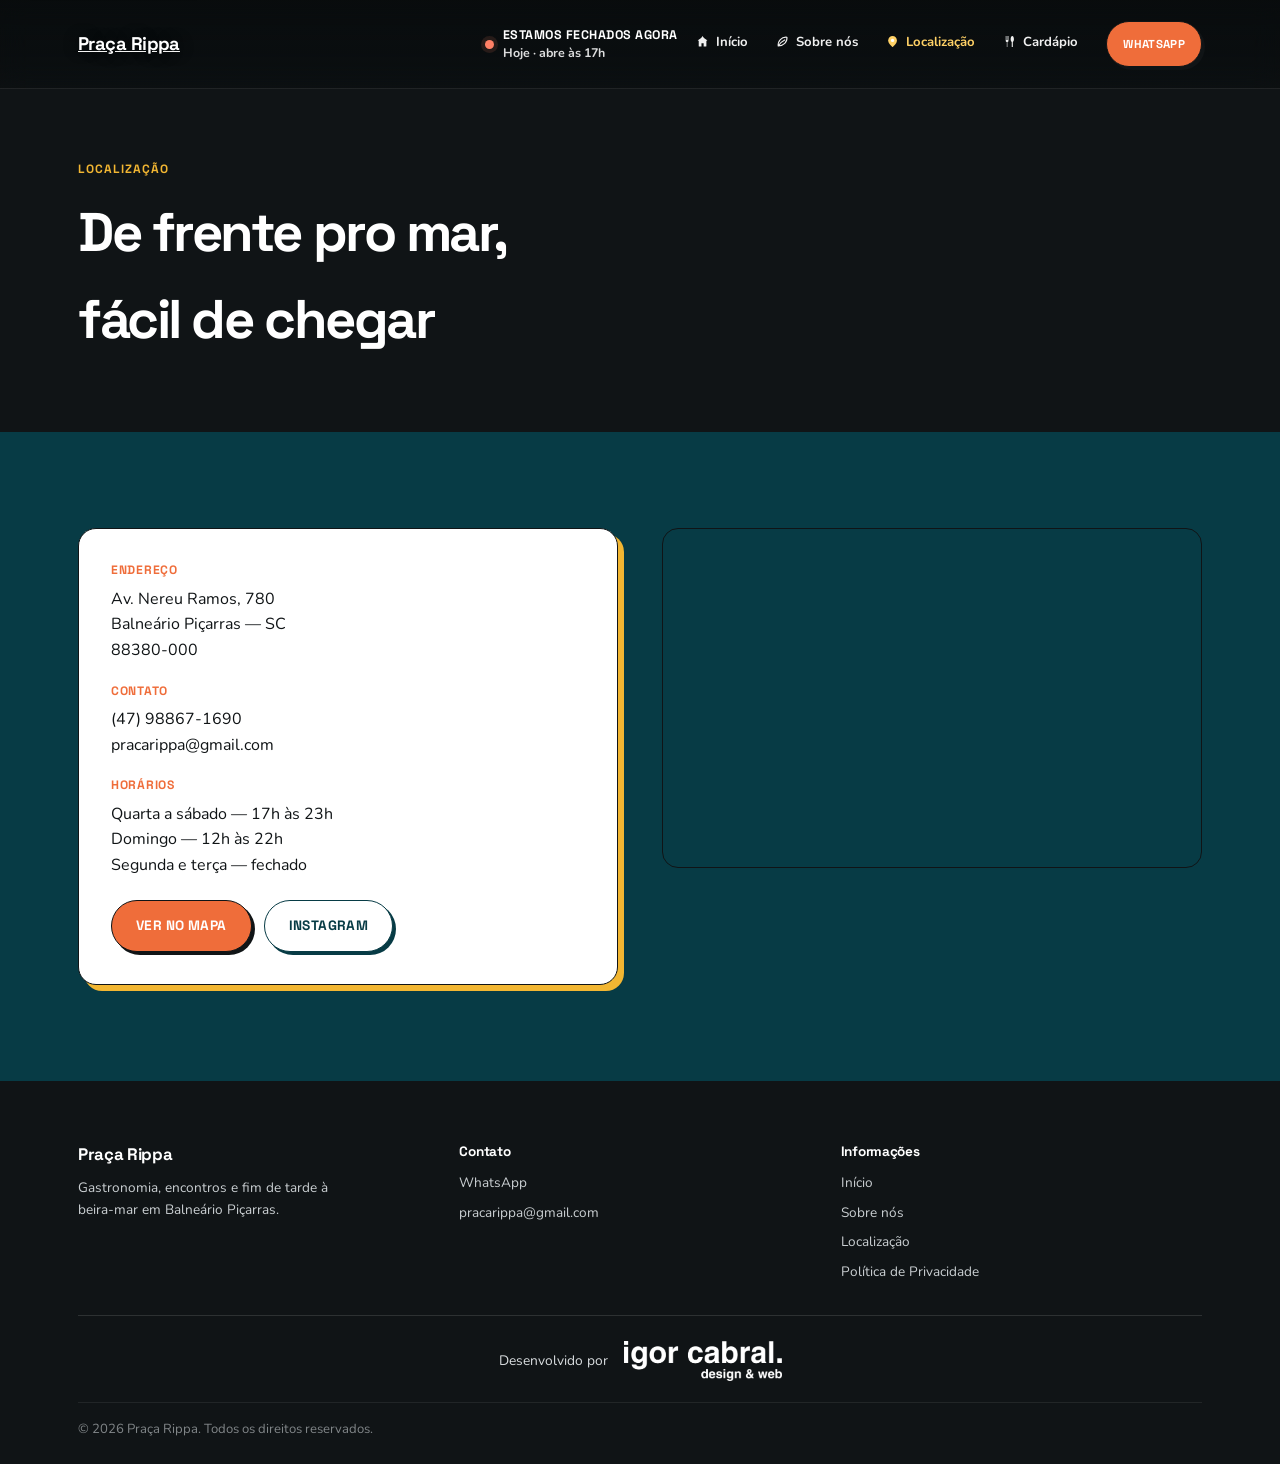
<file: localizacao.html>
<!DOCTYPE html>
<html lang="pt-BR">
<head>
<meta charset="UTF-8">
<meta name="viewport" content="width=device-width, initial-scale=1, viewport-fit=cover">
<title>Praça Rippa | Localização e horários em Balneário Piçarras</title>
<meta name="description" content="Encontre a Praça Rippa em Balneário Piçarras: endereço, horários, WhatsApp, cardápio oficial, delivery e como chegar.">
<meta name="robots" content="index,follow,max-image-preview:large">
<meta name="theme-color" content="#073b45">
<meta property="og:type" content="website">
<meta property="og:site_name" content="Praça Rippa">
<meta property="og:title" content="Praça Rippa | Localização e horários em Balneário Piçarras">
<meta property="og:description" content="Encontre a Praça Rippa em Balneário Piçarras: endereço, horários, WhatsApp, cardápio oficial, delivery e como chegar.">
<meta name="twitter:card" content="summary_large_image">
<meta name="twitter:title" content="Praça Rippa | Localização e horários em Balneário Piçarras">
<meta name="twitter:description" content="Encontre a Praça Rippa em Balneário Piçarras: endereço, horários, WhatsApp, cardápio oficial, delivery e como chegar.">
<link rel="stylesheet" href="assets/css/style.css">
<link rel="icon" href="data:image/svg+xml,<svg xmlns=%22http://www.w3.org/2000/svg%22 viewBox=%220 0 100 100%22><text y=%22.9em%22 font-size=%2290%22>🌅</text></svg>">
<link rel="preconnect" href="https://fonts.googleapis.com">
<link rel="preconnect" href="https://fonts.gstatic.com" crossorigin>
<link href="https://fonts.googleapis.com/css2?family=Fredoka:wght@500;600;700&family=Nunito:wght@400;600;700;800&family=Space+Grotesk:wght@500;600;700&display=swap" rel="stylesheet">
<script type="application/ld+json">
{
  "@context":"https://schema.org",
  "@type":"Restaurant",
  "name":"Praça Rippa",
  "telephone":"+55 47 98867-1690",
  "email":"pracarippa@gmail.com",
  "priceRange":"$$",
  "servesCuisine":["Brasileira","Sul-americana"],
  "address":{"@type":"PostalAddress","streetAddress":"Av. Nereu Ramos, 780","addressLocality":"Balneário Piçarras","addressRegion":"SC","postalCode":"88380-000","addressCountry":"BR"},
  "geo":{"@type":"GeoCoordinates","latitude":-26.759756,"longitude":-48.674342},
  "openingHoursSpecification":[
    {"@type":"OpeningHoursSpecification","dayOfWeek":["Wednesday","Thursday","Friday","Saturday"],"opens":"17:00","closes":"23:00"},
    {"@type":"OpeningHoursSpecification","dayOfWeek":"Sunday","opens":"12:00","closes":"22:00"}
  ],
  "hasMenu":"https://pracarippapicarras.goomer.app/",
  "sameAs":["https://instagram.com/pracarippapicarras","https://www.tripadvisor.com/Restaurant_Review-g2577965-d25277152-Reviews-Praca_Rippa-Picarras_State_of_Santa_Catarina.html"]
}
</script>
</head>

<a class="skip-link" href="#page-localizacao">Pular para o conteúdo</a>
<svg aria-hidden="true" style="position:absolute;width:0;height:0;overflow:hidden">
<defs>
<symbol id="i-star" viewBox="0 0 24 24"><path d="M12 1.5c.6 0 1 .3 1.2.9l2.4 5.4 5.7.6c1.2.1 1.7 1.7.8 2.5l-4.4 4 1.3 5.8c.3 1.2-1 2.2-2.1 1.5L12 19.2l-4.9 3c-1 .6-2.4-.3-2.1-1.5l1.3-5.8-4.4-4c-.9-.8-.4-2.4.8-2.5l5.7-.6 2.4-5.4c.2-.6.6-.9 1.2-.9Z"/></symbol>
<symbol id="i-home" viewBox="0 0 24 24"><path d="M12 2c1 3 6 6 9 8-1 0-2 .3-2 1v9a1 1 0 0 1-1 1h-4v-6H10v6H6a1 1 0 0 1-1-1v-9c0-.7-1-1-2-1 3-2 8-5 9-8Z"/></symbol>
<symbol id="i-leaf" viewBox="0 0 24 24"><path d="M4 20C3 11 10 3 20 4c1 9-6 16-16 16Zm0 0c2-4 6-8 12-11" stroke="currentColor" stroke-width="2" fill="none" stroke-linecap="round" stroke-linejoin="round"/></symbol>
<symbol id="i-pin" viewBox="0 0 24 24"><path d="M12 2c4.4 0 8 3.4 8 8 0 6-8 12-8 12S4 16 4 10c0-4.6 3.6-8 8-8Z"/><circle cx="12" cy="10" r="3" fill="#fff"/></symbol>
<symbol id="i-food" viewBox="0 0 24 24"><path d="M5 2v9a2 2 0 0 0 2 2v9h1v-9a2 2 0 0 0 2-2V2H9v7H8V2H7v7H6V2H5Zm12 0c-2 0-3 3-3 6s1 4 2 5v9h2V13c1-1 2-2 2-5s-1-6-3-6Z"/></symbol>
<symbol id="i-wave-dot" viewBox="0 0 24 24"><path d="M2 15c3-4 4 4 7 0s4 4 7 0 4-2 6-1" stroke="currentColor" stroke-width="2.4" fill="none" stroke-linecap="round"/></symbol>
<symbol id="i-phone" viewBox="0 0 24 24"><path d="M6 2c1 0 3 3 3 4s-1.5 1.5-1.5 2.5S9.5 12 12 14.5 16 18 17 18 18.5 16.5 19.5 16.5 22 18.5 22 19.5c0 1.5-2 3.5-3.5 3.5C14 23 1 10 1 5.5 1 4 3 2 4.5 2 5 2 6 2 6 2Z"/></symbol>
<symbol id="i-cam" viewBox="0 0 24 24"><rect x="2" y="6" width="20" height="15" rx="4"/><circle cx="12" cy="13.5" r="4.2" fill="#fff"/><circle cx="17.5" cy="9.5" r="1" fill="#fff"/><path d="M8 6 9.2 3.5h5.6L16 6Z" fill="currentColor"/></symbol>
</defs>
</svg>

<header id="header">
  <div class="wrap">
    <a href="index.html" class="logo" aria-label="Praça Rippa — início"><span class="logo-text">Praça Rippa</span></a>

    <div class="header-status is-closed" id="headerStatus" role="status" aria-live="polite" aria-atomic="true">
      <span class="status-dot" aria-hidden="true"></span>
      <span class="status-copy"><span class="status-main" id="statusMain">Verificando...</span><span class="status-hours" id="statusHours">Horário de atendimento</span></span>
    </div>
    <nav id="nav">
      <a href="index.html" data-page="inicio"><svg class="icon" viewBox="0 0 24 24"><use href="#i-home"/></svg>Início</a>
      <a href="sobre.html" data-page="sobre"><svg class="icon" viewBox="0 0 24 24"><use href="#i-leaf"/></svg>Sobre nós</a>
      <a href="localizacao.html" data-page="localizacao" class="active" aria-current="page"><svg class="icon" viewBox="0 0 24 24"><use href="#i-pin"/></svg>Localização</a>
      <a href="https://pracarippapicarras.goomer.app/" target="_blank" rel="noopener"><svg class="icon" viewBox="0 0 24 24"><use href="#i-food"/></svg>Cardápio</a>
      <a class="btn btn-primary" href="https://wa.me/5547988671690" target="_blank" rel="noopener" style="padding:9px 16px; font-size:.72rem;">WhatsApp</a>
    </nav>
    <button class="menu-toggle" id="menuToggle" aria-label="Abrir menu" aria-expanded="false" aria-controls="nav">☰</button>
  </div>
</header>

<!-- ================= PÁGINA: INÍCIO ================= -->

<main id="page-localizacao" class="page" tabindex="-1">
  <div class="page-hero">
    <div class="wrap">
      <span class="label eyebrow">LOCALIZAÇÃO</span>
      <h1>De frente pro mar, fácil de chegar</h1>
    </div>
  </div>
  <section class="loc-full">
    <div class="wrap loc-full-grid">
      <div class="loc-card reveal">
        <h4>Endereço</h4><p>Av. Nereu Ramos, 780<br>Balneário Piçarras — SC<br>88380-000</p>
        <h4>Contato</h4><p>(47) 98867-1690<br>pracarippa@gmail.com</p>
        <h4>Horários</h4>
        <p>Quarta a sábado — 17h às 23h<br>Domingo — 12h às 22h<br>Segunda e terça — fechado</p>
        <div class="cta-row" style="margin-top:22px">
          <a class="btn btn-primary" href="https://www.google.com/maps/search/?api=1&query=Pra%C3%A7a+Rippa%2C+Av.+Nereu+Ramos%2C+780%2C+Balne%C3%A1rio+Pi%C3%A7arras" target="_blank" rel="noopener" aria-label="Ver a Praça Rippa no Google Maps">Ver no mapa</a>
          <a class="btn btn-outline" href="https://instagram.com/pracarippapicarras" target="_blank" rel="noopener">Instagram</a>
        </div>
      </div>
      <iframe loading="lazy" referrerpolicy="no-referrer-when-downgrade"
        src="https://www.google.com/maps?q=Pra%C3%A7a+Rippa,+Av.+Nereu+Ramos,+780,+Balne%C3%A1rio+Pi%C3%A7arras+-+SC&output=embed"></iframe>
    </div>
  </section>
</main>

<div class="mobile-action-card" aria-label="Ações rápidas">
  <a class="mobile-action-main" href="https://pracarippapicarras.goomer.app/" target="_blank" rel="noopener">
    <span class="mobile-action-icon">🍽</span>
    <span><strong>Ver cardápio</strong><small>Confira as opções da casa</small></span>
    <b>↗</b>
  </a>
  <a class="mobile-action-wa" href="https://wa.me/5547988671690" target="_blank" rel="noopener" aria-label="Falar com a Praça Rippa pelo WhatsApp">
    <span>WhatsApp</span><b>↗</b>
  </a>
</div>

<footer>
  <div class="wrap">
    <div class="foot-grid">
      <div><strong class="footer-brand">Praça Rippa</strong><p>Gastronomia, encontros e fim de tarde à beira-mar em Balneário Piçarras.</p></div>
      <div><strong>Contato</strong><a href="https://wa.me/5547988671690" target="_blank" rel="noopener">WhatsApp</a><a href="mailto:pracarippa@gmail.com">pracarippa@gmail.com</a></div>
      <div><strong>Informações</strong><a href="index.html">Início</a><a href="sobre.html">Sobre nós</a><a href="localizacao.html">Localização</a><a href="privacy.html">Política de Privacidade</a></div>
    </div>
    <div class="developer-credit"><span>Desenvolvido por</span><img src="assets/images/igor-cabral.png" alt="Igor Cabral — design & web" class="developer-logo"></div>
    <div class="copyright">© 2026 Praça Rippa. Todos os direitos reservados.</div>
  </div>
</footer>


<script src="assets/js/main.js" defer></script>
</body>
</html>
</file>
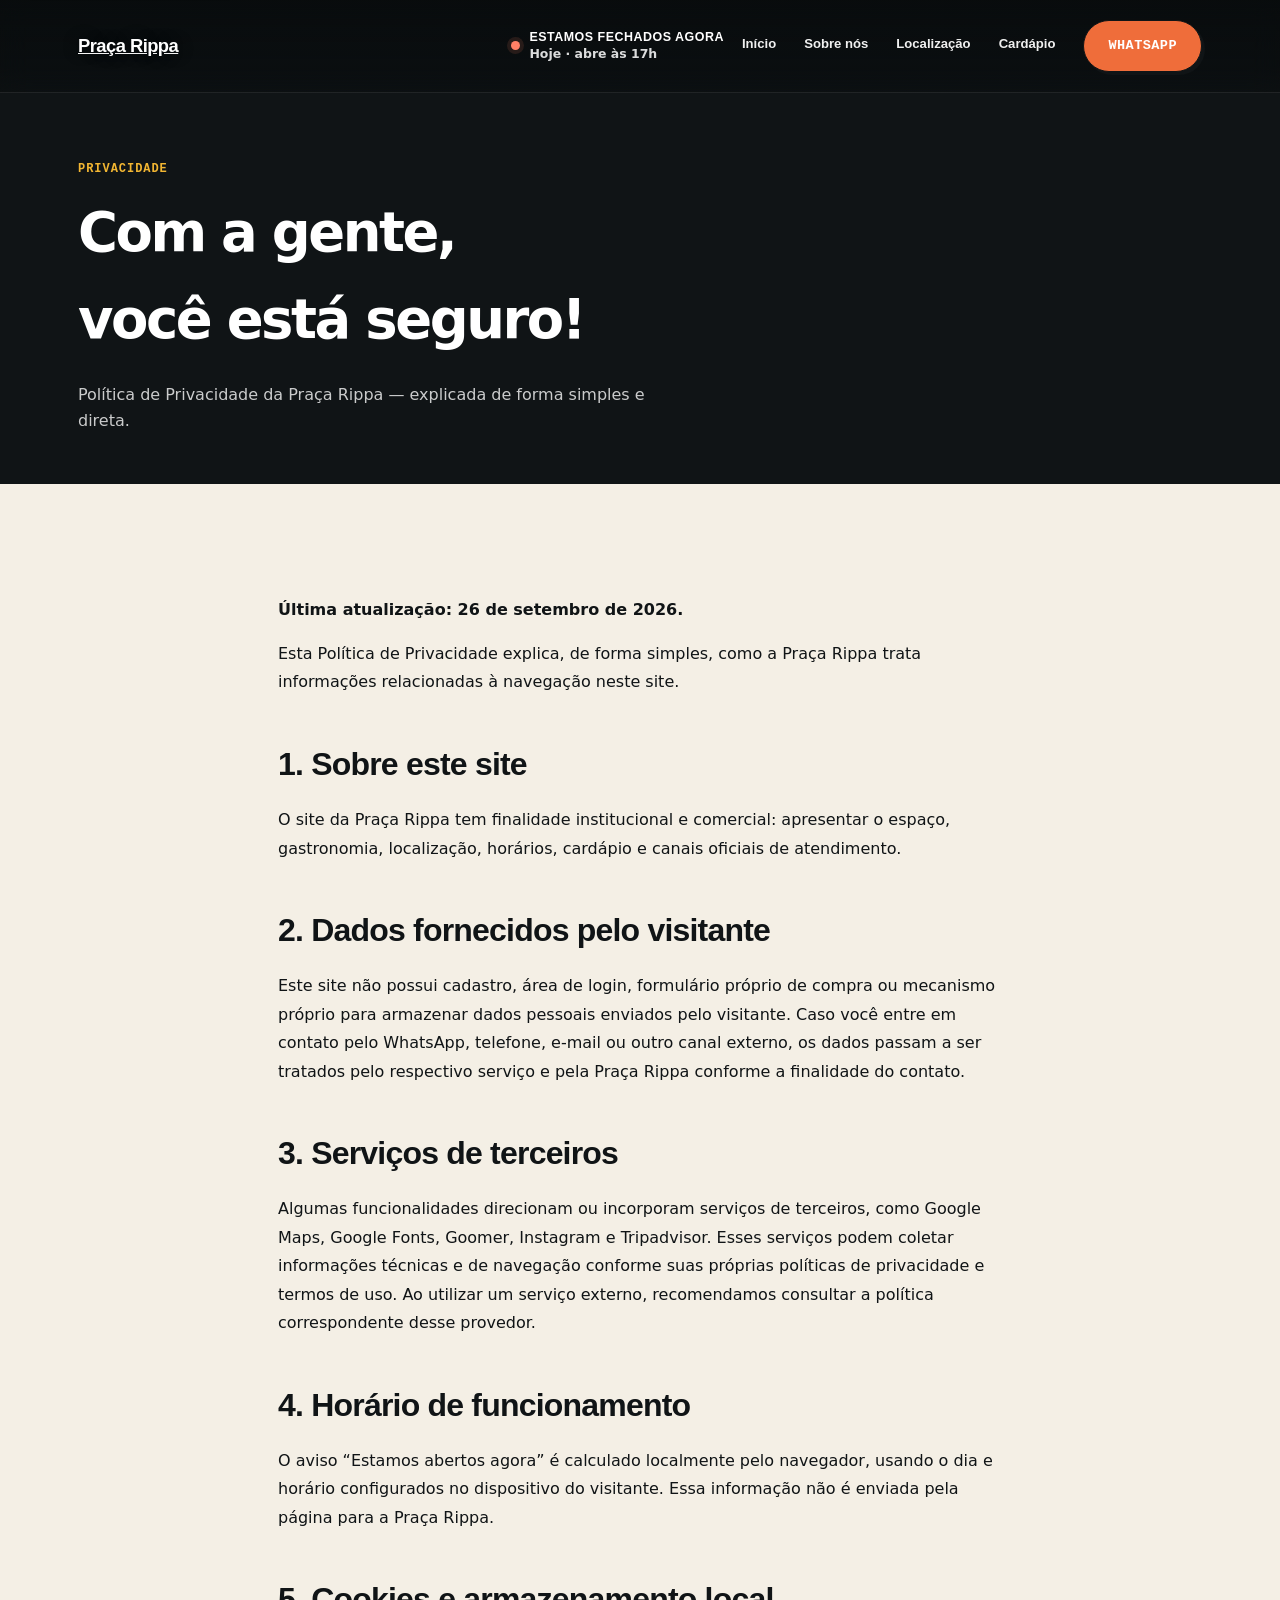
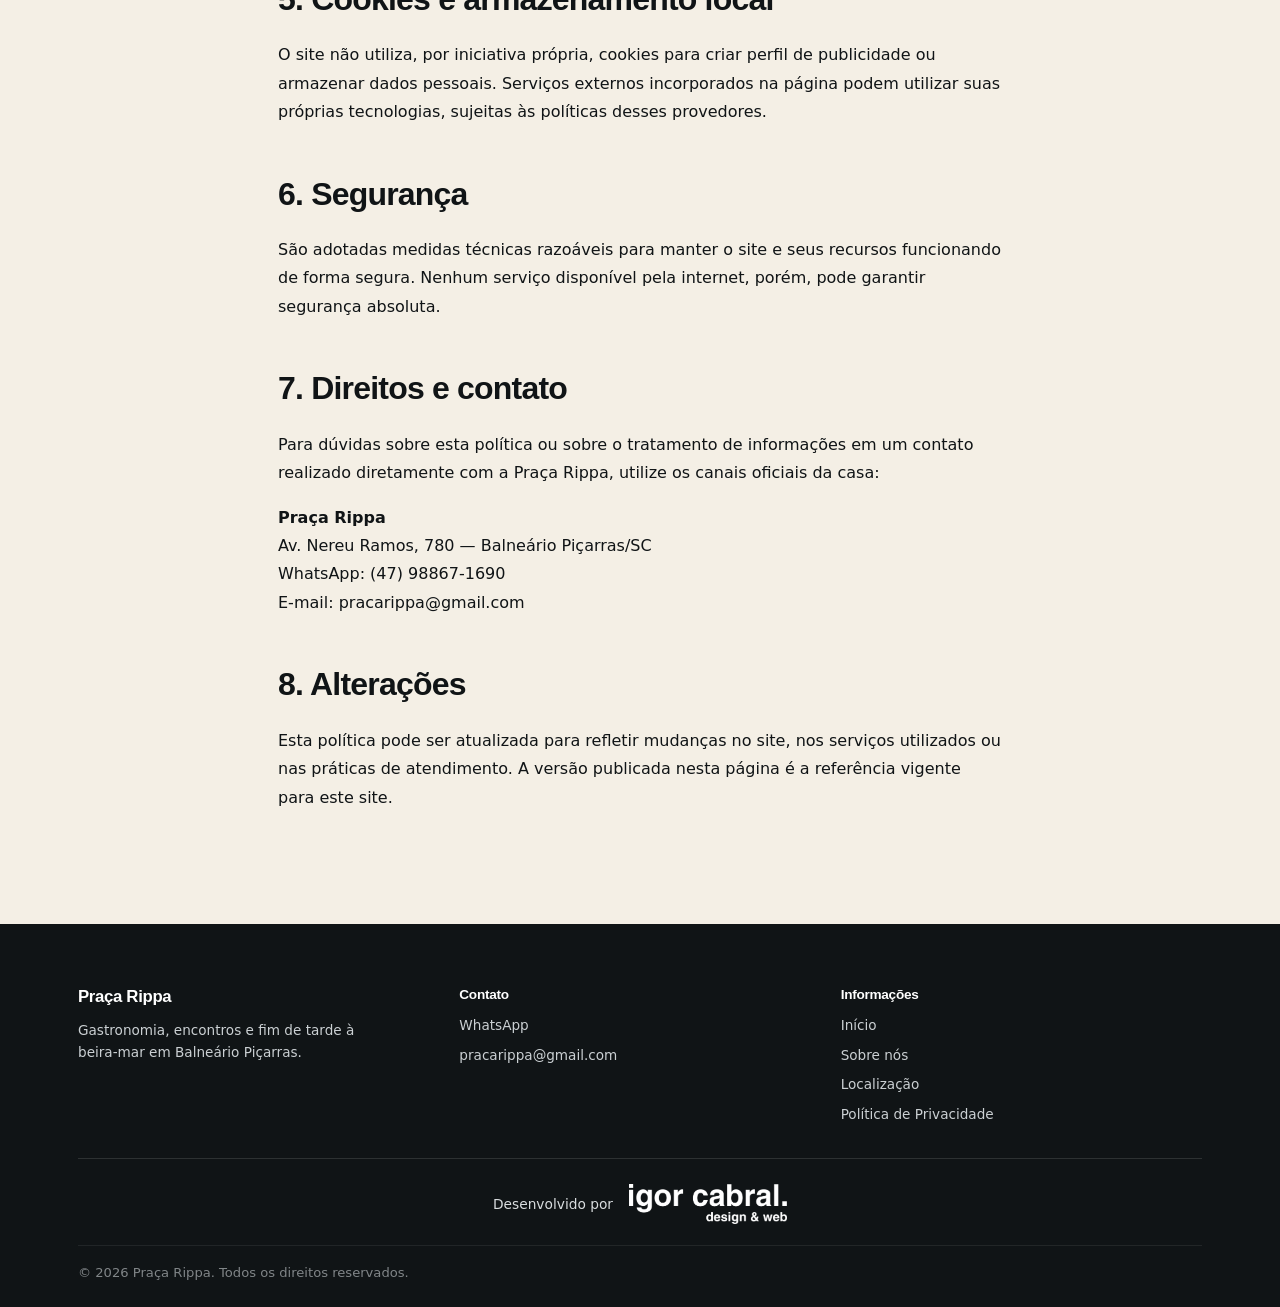
<file: privacy.html>
<!DOCTYPE html>
<html lang="pt-BR">
<head>
<meta charset="UTF-8">
<meta name="viewport" content="width=device-width, initial-scale=1, viewport-fit=cover">
<title>Política de Privacidade | Praça Rippa</title>
<meta name="description" content="Política de Privacidade da Praça Rippa, restaurante em Balneário Piçarras.">
<link rel="stylesheet" href="assets/css/style.css">
</head>
<body>
<a class="skip-link" href="#privacy-content">Pular para o conteúdo</a>
<header id="header" class="solid">
  <div class="wrap">
    <a href="index.html" class="logo" aria-label="Praça Rippa — início"><span class="logo-text">Praça Rippa</span></a>
    <div class="header-status" id="headerStatus" role="status" aria-live="polite" aria-atomic="true"><span class="status-dot" aria-hidden="true"></span><span class="status-copy"><span class="status-main" id="statusMain">Verificando...</span><span class="status-hours" id="statusHours">Horário de atendimento</span></span></div>
    <nav id="nav">
      <a href="index.html">Início</a>
      <a href="sobre.html">Sobre nós</a>
      <a href="localizacao.html">Localização</a>
      <a href="https://pracarippapicarras.goomer.app/" target="_blank" rel="noopener">Cardápio</a>
      <a class="btn btn-primary" href="https://wa.me/5547988671690" target="_blank" rel="noopener">WhatsApp</a>
    </nav>
    <button class="menu-toggle" id="menuToggle" aria-label="Abrir menu" aria-expanded="false" aria-controls="nav">☰</button>
  </div>
</header>
<main id="privacy-content" class="privacy-page" tabindex="-1">
  <div class="page-hero"><div class="wrap"><span class="label eyebrow">PRIVACIDADE</span><h1>Com a gente, você está seguro!</h1><p class="privacy-hero-sub">Política de Privacidade da Praça Rippa — explicada de forma simples e direta.</p></div></div>
  <section><div class="wrap privacy-copy">
    <p><strong>Última atualização: 26 de setembro de 2026.</strong></p>
    <p>Esta Política de Privacidade explica, de forma simples, como a Praça Rippa trata informações relacionadas à navegação neste site.</p>
    <h2>1. Sobre este site</h2>
    <p>O site da Praça Rippa tem finalidade institucional e comercial: apresentar o espaço, gastronomia, localização, horários, cardápio e canais oficiais de atendimento.</p>
    <h2>2. Dados fornecidos pelo visitante</h2>
    <p>Este site não possui cadastro, área de login, formulário próprio de compra ou mecanismo próprio para armazenar dados pessoais enviados pelo visitante. Caso você entre em contato pelo WhatsApp, telefone, e-mail ou outro canal externo, os dados passam a ser tratados pelo respectivo serviço e pela Praça Rippa conforme a finalidade do contato.</p>
    <h2>3. Serviços de terceiros</h2>
    <p>Algumas funcionalidades direcionam ou incorporam serviços de terceiros, como Google Maps, Google Fonts, Goomer, Instagram e Tripadvisor. Esses serviços podem coletar informações técnicas e de navegação conforme suas próprias políticas de privacidade e termos de uso. Ao utilizar um serviço externo, recomendamos consultar a política correspondente desse provedor.</p>
    <h2>4. Horário de funcionamento</h2>
    <p>O aviso “Estamos abertos agora” é calculado localmente pelo navegador, usando o dia e horário configurados no dispositivo do visitante. Essa informação não é enviada pela página para a Praça Rippa.</p>
    <h2>5. Cookies e armazenamento local</h2>
    <p>O site não utiliza, por iniciativa própria, cookies para criar perfil de publicidade ou armazenar dados pessoais. Serviços externos incorporados na página podem utilizar suas próprias tecnologias, sujeitas às políticas desses provedores.</p>
    <h2>6. Segurança</h2>
    <p>São adotadas medidas técnicas razoáveis para manter o site e seus recursos funcionando de forma segura. Nenhum serviço disponível pela internet, porém, pode garantir segurança absoluta.</p>
    <h2>7. Direitos e contato</h2>
    <p>Para dúvidas sobre esta política ou sobre o tratamento de informações em um contato realizado diretamente com a Praça Rippa, utilize os canais oficiais da casa:</p>
    <p><strong>Praça Rippa</strong><br>Av. Nereu Ramos, 780 — Balneário Piçarras/SC<br>WhatsApp: (47) 98867-1690<br>E-mail: pracarippa@gmail.com</p>
    <h2>8. Alterações</h2>
    <p>Esta política pode ser atualizada para refletir mudanças no site, nos serviços utilizados ou nas práticas de atendimento. A versão publicada nesta página é a referência vigente para este site.</p>
  </div></section>
</main>
<div class="mobile-action-card" aria-label="Ações rápidas">
  <a class="mobile-action-main" href="https://pracarippapicarras.goomer.app/" target="_blank" rel="noopener">
    <span class="mobile-action-icon">🍽</span>
    <span><strong>Ver cardápio</strong><small>Confira as opções da casa</small></span>
    <b>↗</b>
  </a>
  <a class="mobile-action-wa" href="https://wa.me/5547988671690" target="_blank" rel="noopener" aria-label="Falar com a Praça Rippa pelo WhatsApp">
    <span>WhatsApp</span><b>↗</b>
  </a>
</div>

<footer>
  <div class="wrap">
    <div class="foot-grid">
      <div><strong class="footer-brand">Praça Rippa</strong><p>Gastronomia, encontros e fim de tarde à beira-mar em Balneário Piçarras.</p></div>
      <div><strong>Contato</strong><a href="https://wa.me/5547988671690" target="_blank" rel="noopener">WhatsApp</a><a href="mailto:pracarippa@gmail.com">pracarippa@gmail.com</a></div>
      <div><strong>Informações</strong><a href="index.html">Início</a><a href="sobre.html">Sobre nós</a><a href="localizacao.html">Localização</a><a href="privacy.html">Política de Privacidade</a></div>
    </div>
    <div class="developer-credit"><span>Desenvolvido por</span><img src="assets/images/igor-cabral.png" alt="Igor Cabral — design & web" class="developer-logo"></div>
    <div class="copyright">© 2026 Praça Rippa. Todos os direitos reservados.</div>
  </div>
</footer>

<script src="assets/js/main.js" defer></script>
</body>
</html>
</file>
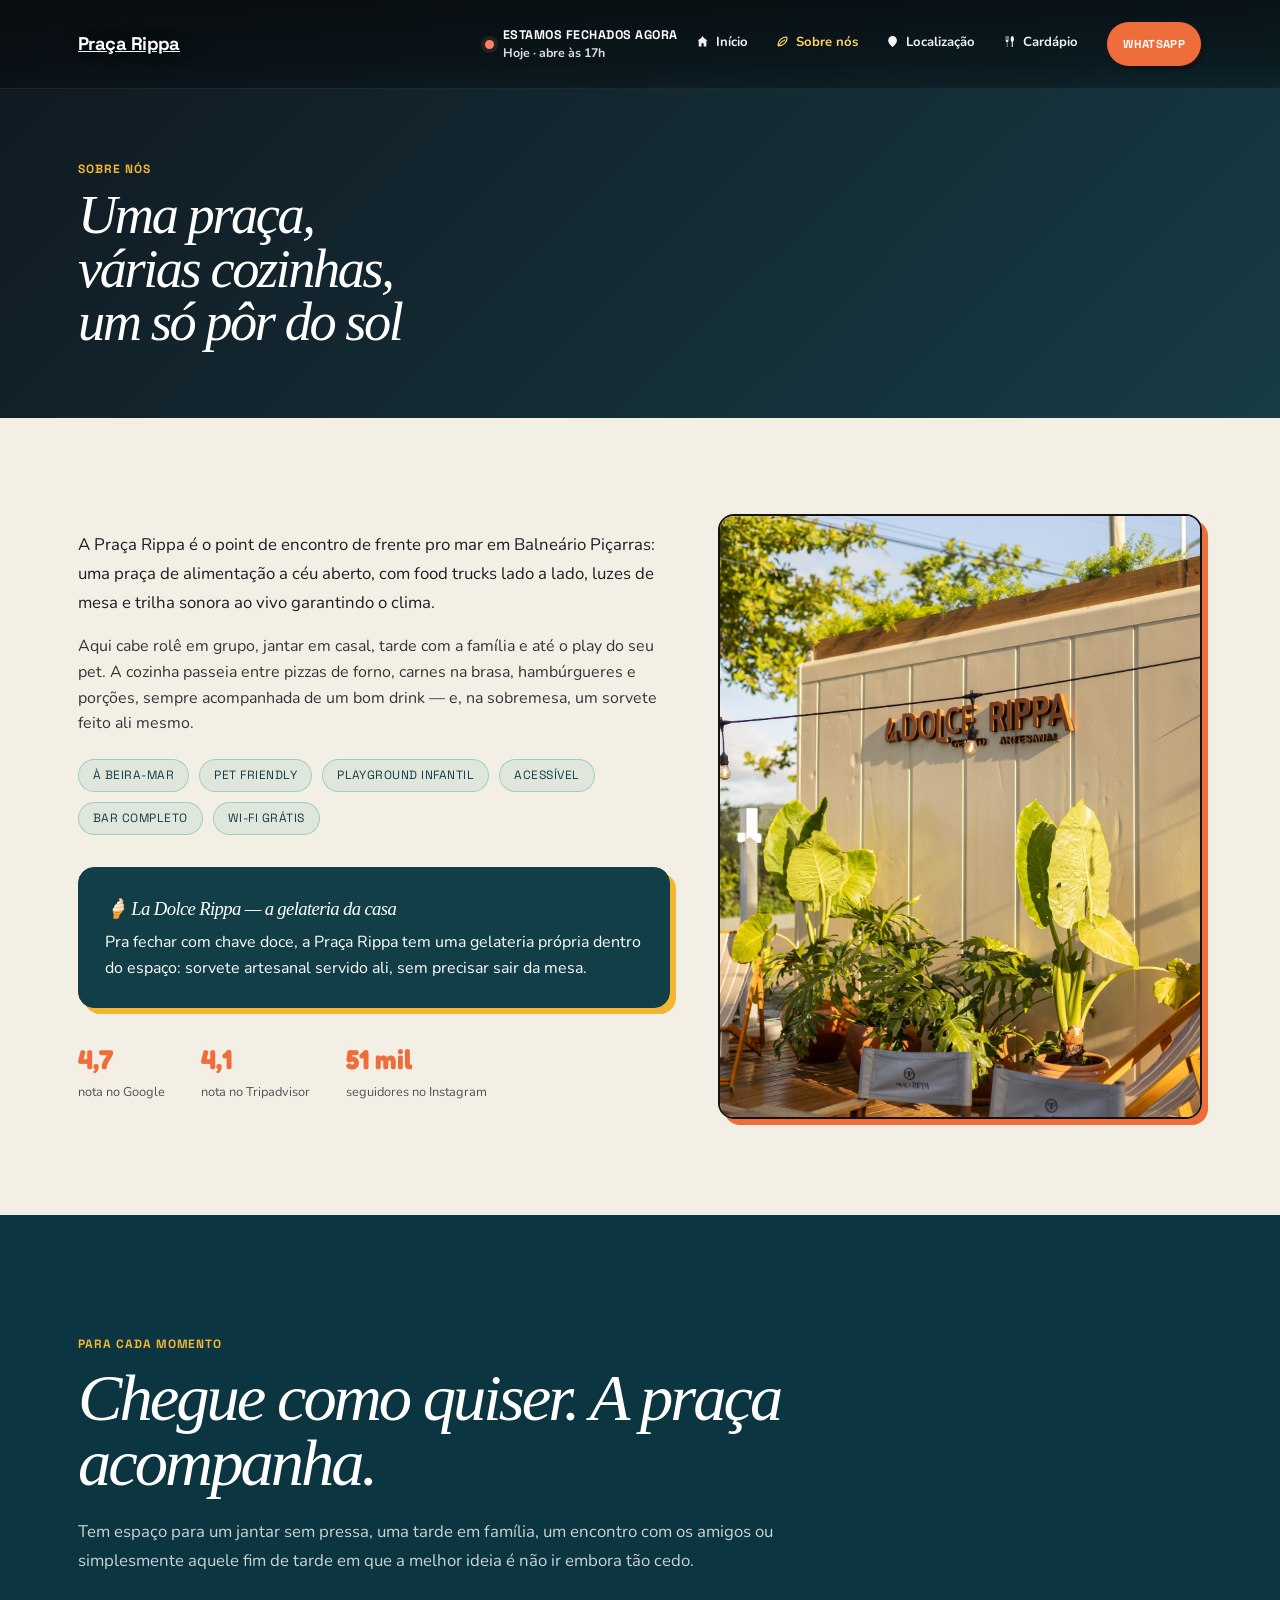
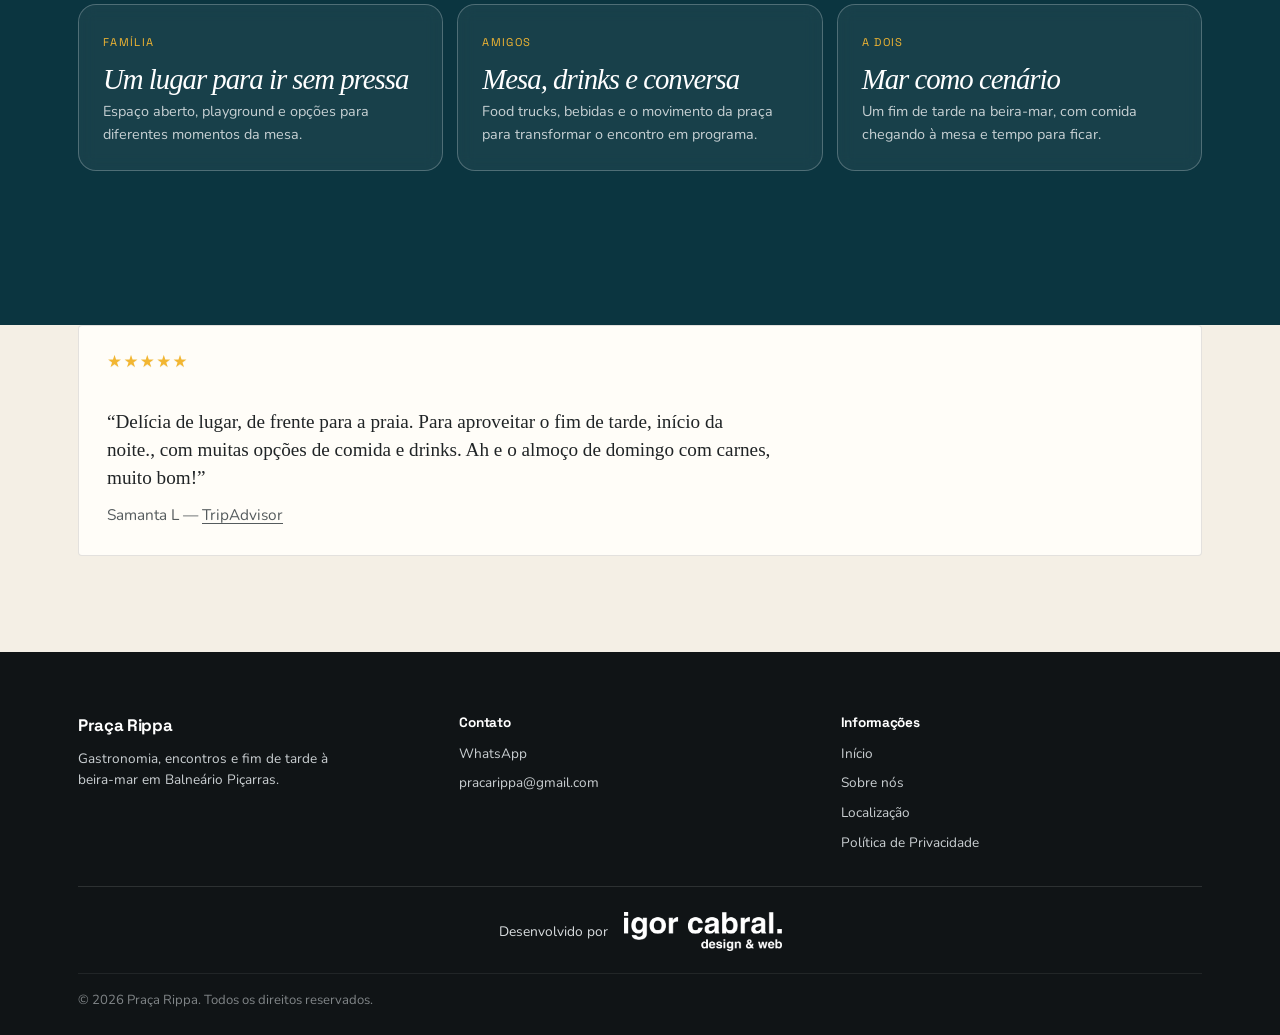
<file: sobre.html>
<!DOCTYPE html>
<html lang="pt-BR">
<head>
<meta charset="UTF-8">
<meta name="viewport" content="width=device-width, initial-scale=1, viewport-fit=cover">
<title>Sobre a Praça Rippa | Restaurante em Balneário Piçarras</title>
<meta name="description" content="Conheça a Praça Rippa, restaurante em Balneário Piçarras com ambiente à beira-mar, gastronomia, drinks e espaço para família e amigos.">
<meta name="robots" content="index,follow,max-image-preview:large">
<meta name="theme-color" content="#073b45">
<meta property="og:type" content="website">
<meta property="og:site_name" content="Praça Rippa">
<meta property="og:title" content="Sobre a Praça Rippa | Restaurante em Balneário Piçarras">
<meta property="og:description" content="Conheça a Praça Rippa, restaurante em Balneário Piçarras com ambiente à beira-mar, gastronomia, drinks e espaço para família e amigos.">
<meta name="twitter:card" content="summary_large_image">
<meta name="twitter:title" content="Sobre a Praça Rippa | Restaurante em Balneário Piçarras">
<meta name="twitter:description" content="Conheça a Praça Rippa, restaurante em Balneário Piçarras com ambiente à beira-mar, gastronomia, drinks e espaço para família e amigos.">
<link rel="stylesheet" href="assets/css/style.css">
<link rel="icon" href="data:image/svg+xml,<svg xmlns=%22http://www.w3.org/2000/svg%22 viewBox=%220 0 100 100%22><text y=%22.9em%22 font-size=%2290%22>🌅</text></svg>">
<link rel="preconnect" href="https://fonts.googleapis.com">
<link rel="preconnect" href="https://fonts.gstatic.com" crossorigin>
<link href="https://fonts.googleapis.com/css2?family=Fredoka:wght@500;600;700&family=Nunito:wght@400;600;700;800&family=Space+Grotesk:wght@500;600;700&display=swap" rel="stylesheet">
<script type="application/ld+json">
{
  "@context":"https://schema.org",
  "@type":"Restaurant",
  "name":"Praça Rippa",
  "telephone":"+55 47 98867-1690",
  "email":"pracarippa@gmail.com",
  "priceRange":"$$",
  "servesCuisine":["Brasileira","Sul-americana"],
  "address":{"@type":"PostalAddress","streetAddress":"Av. Nereu Ramos, 780","addressLocality":"Balneário Piçarras","addressRegion":"SC","postalCode":"88380-000","addressCountry":"BR"},
  "geo":{"@type":"GeoCoordinates","latitude":-26.759756,"longitude":-48.674342},
  "openingHoursSpecification":[
    {"@type":"OpeningHoursSpecification","dayOfWeek":["Wednesday","Thursday","Friday","Saturday"],"opens":"17:00","closes":"23:00"},
    {"@type":"OpeningHoursSpecification","dayOfWeek":"Sunday","opens":"12:00","closes":"22:00"}
  ],
  "hasMenu":"https://pracarippapicarras.goomer.app/",
  "sameAs":["https://instagram.com/pracarippapicarras","https://www.tripadvisor.com/Restaurant_Review-g2577965-d25277152-Reviews-Praca_Rippa-Picarras_State_of_Santa_Catarina.html"]
}
</script>
</head>

<a class="skip-link" href="#page-sobre">Pular para o conteúdo</a>
<svg aria-hidden="true" style="position:absolute;width:0;height:0;overflow:hidden">
<defs>
<symbol id="i-star" viewBox="0 0 24 24"><path d="M12 1.5c.6 0 1 .3 1.2.9l2.4 5.4 5.7.6c1.2.1 1.7 1.7.8 2.5l-4.4 4 1.3 5.8c.3 1.2-1 2.2-2.1 1.5L12 19.2l-4.9 3c-1 .6-2.4-.3-2.1-1.5l1.3-5.8-4.4-4c-.9-.8-.4-2.4.8-2.5l5.7-.6 2.4-5.4c.2-.6.6-.9 1.2-.9Z"/></symbol>
<symbol id="i-home" viewBox="0 0 24 24"><path d="M12 2c1 3 6 6 9 8-1 0-2 .3-2 1v9a1 1 0 0 1-1 1h-4v-6H10v6H6a1 1 0 0 1-1-1v-9c0-.7-1-1-2-1 3-2 8-5 9-8Z"/></symbol>
<symbol id="i-leaf" viewBox="0 0 24 24"><path d="M4 20C3 11 10 3 20 4c1 9-6 16-16 16Zm0 0c2-4 6-8 12-11" stroke="currentColor" stroke-width="2" fill="none" stroke-linecap="round" stroke-linejoin="round"/></symbol>
<symbol id="i-pin" viewBox="0 0 24 24"><path d="M12 2c4.4 0 8 3.4 8 8 0 6-8 12-8 12S4 16 4 10c0-4.6 3.6-8 8-8Z"/><circle cx="12" cy="10" r="3" fill="#fff"/></symbol>
<symbol id="i-food" viewBox="0 0 24 24"><path d="M5 2v9a2 2 0 0 0 2 2v9h1v-9a2 2 0 0 0 2-2V2H9v7H8V2H7v7H6V2H5Zm12 0c-2 0-3 3-3 6s1 4 2 5v9h2V13c1-1 2-2 2-5s-1-6-3-6Z"/></symbol>
<symbol id="i-wave-dot" viewBox="0 0 24 24"><path d="M2 15c3-4 4 4 7 0s4 4 7 0 4-2 6-1" stroke="currentColor" stroke-width="2.4" fill="none" stroke-linecap="round"/></symbol>
<symbol id="i-phone" viewBox="0 0 24 24"><path d="M6 2c1 0 3 3 3 4s-1.5 1.5-1.5 2.5S9.5 12 12 14.5 16 18 17 18 18.5 16.5 19.5 16.5 22 18.5 22 19.5c0 1.5-2 3.5-3.5 3.5C14 23 1 10 1 5.5 1 4 3 2 4.5 2 5 2 6 2 6 2Z"/></symbol>
<symbol id="i-cam" viewBox="0 0 24 24"><rect x="2" y="6" width="20" height="15" rx="4"/><circle cx="12" cy="13.5" r="4.2" fill="#fff"/><circle cx="17.5" cy="9.5" r="1" fill="#fff"/><path d="M8 6 9.2 3.5h5.6L16 6Z" fill="currentColor"/></symbol>
</defs>
</svg>

<header id="header">
  <div class="wrap">
    <a href="index.html" class="logo" aria-label="Praça Rippa — início"><span class="logo-text">Praça Rippa</span></a>

    <div class="header-status is-closed" id="headerStatus" role="status" aria-live="polite" aria-atomic="true">
      <span class="status-dot" aria-hidden="true"></span>
      <span class="status-copy"><span class="status-main" id="statusMain">Verificando...</span><span class="status-hours" id="statusHours">Horário de atendimento</span></span>
    </div>
    <nav id="nav">
      <a href="index.html" data-page="inicio"><svg class="icon" viewBox="0 0 24 24"><use href="#i-home"/></svg>Início</a>
      <a href="sobre.html" data-page="sobre" class="active" aria-current="page"><svg class="icon" viewBox="0 0 24 24"><use href="#i-leaf"/></svg>Sobre nós</a>
      <a href="localizacao.html" data-page="localizacao"><svg class="icon" viewBox="0 0 24 24"><use href="#i-pin"/></svg>Localização</a>
      <a href="https://pracarippapicarras.goomer.app/" target="_blank" rel="noopener"><svg class="icon" viewBox="0 0 24 24"><use href="#i-food"/></svg>Cardápio</a>
      <a class="btn btn-primary" href="https://wa.me/5547988671690" target="_blank" rel="noopener" style="padding:9px 16px; font-size:.72rem;">WhatsApp</a>
    </nav>
    <button class="menu-toggle" id="menuToggle" aria-label="Abrir menu" aria-expanded="false" aria-controls="nav">☰</button>
  </div>
</header>

<!-- ================= PÁGINA: INÍCIO ================= -->

<main id="page-sobre" class="page" tabindex="-1">
  <div class="page-hero">
    <div class="wrap">
      <span class="label eyebrow">SOBRE NÓS</span>
      <h1>Uma praça, várias cozinhas, um só pôr do sol</h1>
    </div>
  </div>
  <section>
    <div class="wrap sobre-grid">
      <div class="reveal">
        <p style="font-size:1.05rem">A Praça Rippa é o point de encontro de frente pro mar em Balneário Piçarras: uma praça de alimentação a céu aberto, com food trucks lado a lado, luzes de mesa e trilha sonora ao vivo garantindo o clima.</p>
        <p>Aqui cabe rolê em grupo, jantar em casal, tarde com a família e até o play do seu pet. A cozinha passeia entre pizzas de forno, carnes na brasa, hambúrgueres e porções, sempre acompanhada de um bom drink — e, na sobremesa, um sorvete feito ali mesmo.</p>
        <div class="chip-row">
          <span class="chip">À beira-mar</span>
          <span class="chip">Pet friendly</span>
          <span class="chip">Playground infantil</span>
          <span class="chip">Acessível</span>
          <span class="chip">Bar completo</span>
          <span class="chip">Wi-Fi grátis</span>
        </div>
        <div class="gelateria-card">
          <h3>🍦 La Dolce Rippa — a gelateria da casa</h3>
          <p style="margin:0">Pra fechar com chave doce, a Praça Rippa tem uma gelateria própria dentro do espaço: sorvete artesanal servido ali, sem precisar sair da mesa.</p>
        </div>
        <div class="stat-strip">
          <div><div class="num">4,7</div><div class="lbl">nota no Google</div></div>
          <div><div class="num">4,1</div><div class="lbl">nota no Tripadvisor</div></div>
          <div><div class="num">51 mil</div><div class="lbl">seguidores no Instagram</div></div>
        </div>
      </div>
      <div class="about-photo reveal" style="transition-delay:.1s">
        <img src="assets/images/rippa-dolce-ambiente.jpg" alt="Deque e mesas da Praça Rippa" loading="lazy">
      </div>
    </div>
  </section>
  <section class="vibe" style="margin-top:0">
    <div class="wrap">
      <span class="label eyebrow">PARA CADA MOMENTO</span>
      <h2>Chegue como quiser. A praça acompanha.</h2>
      <p class="section-intro" style="color:rgba(255,255,255,.78);opacity:1">Tem espaço para um jantar sem pressa, uma tarde em família, um encontro com os amigos ou simplesmente aquele fim de tarde em que a melhor ideia é não ir embora tão cedo.</p>
      <div class="visit-grid">
        <article class="visit-card"><span class="kicker">Família</span><h3>Um lugar para ir sem pressa</h3><p>Espaço aberto, playground e opções para diferentes momentos da mesa.</p></article>
        <article class="visit-card"><span class="kicker">Amigos</span><h3>Mesa, drinks e conversa</h3><p>Food trucks, bebidas e o movimento da praça para transformar o encontro em programa.</p></article>
        <article class="visit-card"><span class="kicker">A dois</span><h3>Mar como cenário</h3><p>Um fim de tarde na beira-mar, com comida chegando à mesa e tempo para ficar.</p></article>
      </div>
    </div>
  </section>
  <section style="padding-top:0">
    <div class="wrap">
      <div class="review-card ink-card review-card-featured">
        <div class="review-stars-static" aria-label="5 de 5 estrelas">★★★★★</div>
        <p class="quote">“Delícia de lugar, de frente para a praia. Para aproveitar o fim de tarde, início da noite., com muitas opções de comida e drinks. Ah e o almoço de domingo com carnes, muito bom!”</p>
        <div class="who">Samanta L — <a href="https://www.tripadvisor.com.br/Profile/918samantal" target="_blank" rel="noopener">TripAdvisor</a></div>
      </div>
    </div>
  </section>
</main>

<div class="mobile-action-card" aria-label="Ações rápidas">
  <a class="mobile-action-main" href="https://pracarippapicarras.goomer.app/" target="_blank" rel="noopener">
    <span class="mobile-action-icon">🍽</span>
    <span><strong>Ver cardápio</strong><small>Confira as opções da casa</small></span>
    <b>↗</b>
  </a>
  <a class="mobile-action-wa" href="https://wa.me/5547988671690" target="_blank" rel="noopener" aria-label="Falar com a Praça Rippa pelo WhatsApp">
    <span>WhatsApp</span><b>↗</b>
  </a>
</div>

<footer>
  <div class="wrap">
    <div class="foot-grid">
      <div><strong class="footer-brand">Praça Rippa</strong><p>Gastronomia, encontros e fim de tarde à beira-mar em Balneário Piçarras.</p></div>
      <div><strong>Contato</strong><a href="https://wa.me/5547988671690" target="_blank" rel="noopener">WhatsApp</a><a href="mailto:pracarippa@gmail.com">pracarippa@gmail.com</a></div>
      <div><strong>Informações</strong><a href="index.html">Início</a><a href="sobre.html">Sobre nós</a><a href="localizacao.html">Localização</a><a href="privacy.html">Política de Privacidade</a></div>
    </div>
    <div class="developer-credit"><span>Desenvolvido por</span><img src="assets/images/igor-cabral.png" alt="Igor Cabral — design & web" class="developer-logo"></div>
    <div class="copyright">© 2026 Praça Rippa. Todos os direitos reservados.</div>
  </div>
</footer>


<script src="assets/js/main.js" defer></script>
</body>
</html>
</file>
<file: assets/css/style.css>
:root{
  --terracotta:#E85D26; --terracotta-dim:#c94a19;
  --ultramarine:#0D3B66; --ultramarine-dim:#092c4d;
  --aqua:#2A9D8F; --sand:#F7F3E9; --amber:#EEAA38;
  --ink:#1B1E22; --white:#FFFFFF;
  --ease: cubic-bezier(.16,1,.3,1);
  --bg:var(--sand); --fg:var(--ink);
}
@media (prefers-color-scheme: dark){ :root:not([data-theme="light"]){ --bg:#14181b; --fg:#f3efe6; } }
:root[data-theme="dark"]{ --bg:#14181b; --fg:#f3efe6; }
*{box-sizing:border-box;}
html{scroll-behavior:smooth; scroll-padding-top: calc(76px + env(safe-area-inset-top,0px));}
body{margin:0; background:var(--bg); color:var(--fg); font-family:'Nunito',sans-serif; line-height:1.6;
  padding-top:env(safe-area-inset-top,0px); padding-bottom:env(safe-area-inset-bottom,0px); overflow-x:hidden;}
h1,h2,h3{font-family:'Fredoka',sans-serif; font-weight:700; letter-spacing:-.01em; margin:0 0 .35em;}
.label{font-family:'Space Grotesk',monospace; font-weight:700; letter-spacing:.08em; text-transform:uppercase; font-size:.75rem;}
a{color:inherit;} img{max-width:100%; display:block;}
a:focus-visible, button:focus-visible{outline:3px solid var(--amber); outline-offset:2px;}
.icon{width:1em; height:1em; fill:currentColor; display:inline-block; vertical-align:-.15em;}
.star-row{position:relative; display:inline-flex; height:16px;}
.star-row .row{display:flex; gap:2px;}
.star-row .bg svg{width:16px; height:16px; fill:rgba(0,0,0,.14);}
.star-row .fg{position:absolute; inset:0; overflow:hidden; width:0; transition:width 1.1s var(--ease);}
.star-row .fg svg{width:16px; height:16px; fill:var(--amber);}
.star-row.on-dark .bg svg{fill:rgba(255,255,255,.25);}
.review-stars{margin-bottom:8px;}
.wrap{max-width:1180px; margin:0 auto; padding:0 24px;}
.ink-card{color:var(--ink);} /* force fixed dark text regardless of device color scheme, for light-background cards */
.reveal{opacity:0; transform:translateY(22px); transition:opacity .8s var(--ease), transform .8s var(--ease);}
.reveal.in{opacity:1; transform:none;}
.reveal-group.in > *{transition-delay:calc(var(--i,0) * 90ms);}
@media (prefers-reduced-motion: reduce){ .reveal,.reveal-group.in>*{opacity:1!important;transform:none!important;transition:none!important;} *{animation-duration:.001ms!important;transition-duration:.001ms!important;} }

.btn{display:inline-flex; align-items:center; gap:8px; padding:14px 24px; border-radius:9999px; text-decoration:none;
  font-family:'Space Grotesk',monospace; font-weight:700; letter-spacing:.03em; font-size:.85rem; text-transform:uppercase;
  border:1.5px solid var(--ink); transition:transform .15s var(--ease), box-shadow .15s var(--ease); white-space:nowrap;}
.btn-primary{background:var(--terracotta); color:#fff; box-shadow:3px 3px 0 var(--ink);}
.btn-primary:hover{transform:translate(-1px,-1px); box-shadow:4px 4px 0 var(--ink);}
.btn-primary:active{transform:translate(2px,2px); box-shadow:0 0 0 var(--ink);}
.btn-outline{background:#fff; color:var(--ultramarine); border-color:var(--ultramarine); box-shadow:3px 3px 0 var(--ultramarine);}
.btn-outline:hover{background:var(--ultramarine); color:#fff; transform:translate(-1px,-1px); box-shadow:4px 4px 0 var(--ink);}
.btn-outline:active{transform:translate(2px,2px); box-shadow:0 0 0 var(--ink);}
.btn-ghost-light{background:transparent; color:#fff; border-color:rgba(255,255,255,.7); box-shadow:none;}
.btn-ghost-light:hover{background:rgba(255,255,255,.15);}

/* header */
header{position:fixed; top:env(safe-area-inset-top,0px); left:0; right:0; z-index:50; padding:16px 0; transition:background .3s,padding .3s;}
header.solid{background:var(--ink); padding:11px 0; box-shadow:0 3px 0 var(--terracotta);}
header .wrap{display:flex; align-items:center; justify-content:space-between;}
.logo{font-family:'Fredoka',sans-serif; font-weight:700; font-size:1.3rem; color:#fff;}
nav{display:flex; gap:24px; align-items:center;}
nav a{position:relative; color:#f4f0e6; text-decoration:none; font-family:'Space Grotesk',monospace; font-size:.78rem; letter-spacing:.05em; text-transform:uppercase; padding-bottom:2px; border-bottom:2px solid transparent; display:inline-flex; align-items:center; gap:7px; transition:color .2s var(--ease), transform .15s var(--ease);}
nav a:hover{color:var(--amber); transform:translateY(-1px);}
nav a .icon{transition:transform .3s var(--ease);}
nav a:hover .icon{transform:rotate(-8deg) scale(1.15);}
nav a.active{color:var(--amber); border-color:var(--amber);}
.menu-toggle{display:none; background:none; border:0; color:#fff; font-size:1.7rem; cursor:pointer; line-height:1;}
@media(max-width:900px){
  nav{position:fixed; inset:0; top:64px; background:var(--ink); flex-direction:column; align-items:flex-start; padding:40px 28px; transform:translateX(100%); transition:transform .3s var(--ease); gap:28px;}
  nav.open{transform:translateX(0);}
  nav a{font-size:1.3rem;}
  nav .btn{margin-top:10px;}
  .menu-toggle{display:block;}
}

/* pages / router */
.page{display:none;}
.page.active{display:block;}

/* hero */
.hero{min-height:100svh; position:relative; display:flex; align-items:flex-end; overflow:hidden; background:var(--ink);}
.hero-bg{position:absolute; inset:0; background-image:url('../images/rippa-brasa-mar.jpg'); background-size:cover; background-position:center 65%; transform:scale(1.08) translateY(var(--hero-shift,0px));}
.hero-scrim{position:absolute; inset:0; background:linear-gradient(180deg, rgba(27,30,34,.35) 0%, rgba(27,30,34,.55) 55%, rgba(27,30,34,.95) 100%);}
.hero-content{position:relative; z-index:2; padding:130px 0 56px; width:100%;}
.hero-card{background:var(--terracotta); color:#fff; display:inline-block; padding:6px 14px; border:1.5px solid var(--ink); box-shadow:3px 3px 0 var(--ink); margin-bottom:16px;}
.hero h1{color:#fff; font-size:clamp(2.5rem,9vw,5.6rem); line-height:.96; text-shadow:0 2px 20px rgba(0,0,0,.2);}
.hero p.lead{color:#f4f0e6; max-width:480px; font-size:1.08rem; margin-bottom:1.8em;}
.cta-row{display:flex; gap:12px; flex-wrap:wrap;}

section{padding:96px 0;}
@media(max-width:700px){ section{padding:60px 0;} .hero-content{padding:110px 0 44px;} }
.eyebrow{color:var(--terracotta); margin-bottom:10px; display:block;}
h2{font-size:clamp(1.8rem,4.2vw,2.5rem);}

/* small teaser block on home (about) */
.about-teaser{background:var(--sand); color:var(--ink);}
.about-grid{display:grid; grid-template-columns:1.1fr .9fr; gap:44px; align-items:center;}
.about-photo{border:2px solid var(--ink); border-radius:16px; overflow:hidden; box-shadow:6px 6px 0 var(--terracotta); aspect-ratio:4/5;}
.about-photo img{width:100%;height:100%;object-fit:cover;}
.chip-row{display:flex; flex-wrap:wrap; gap:10px; margin-top:22px;}
.chip{border:1.5px solid var(--ink); border-radius:9999px; padding:6px 14px; font-family:'Space Grotesk',monospace; font-size:.75rem; text-transform:uppercase; letter-spacing:.04em;}
@media(max-width:860px){.about-grid{grid-template-columns:1fr;}}

/* vibe - dusk gradient block, explicit white text */
.vibe{position:relative; background:var(--ultramarine); color:#fff; overflow:hidden;}
.vibe .eyebrow{color:var(--amber);}
.vibe h2{color:#fff;}
.vibe-deco{position:absolute; pointer-events:none; opacity:.9;}
.vibe-sun{top:-30px; right:-20px; width:180px; height:180px;}
.vibe-wave{left:-40px; bottom:-30px; width:260px; height:140px; opacity:.35;}
.vibe-bar{position:relative; display:flex; flex-wrap:wrap; gap:16px; border:1.5px solid rgba(255,255,255,.5); border-radius:16px; padding:22px; background:rgba(255,255,255,.08);}
.vibe-item{flex:1; min-width:170px; display:flex; gap:12px; align-items:flex-start; color:#fff;}
.vibe-item .ic{width:34px; height:34px; flex:none;}
.vibe-item h4{margin:0 0 3px; font-family:'Fredoka',sans-serif; font-weight:700; font-size:.98rem; color:#fff;}
.vibe-item p{margin:0; font-size:.85rem; color:#f0e9de; opacity:.9;}
.badge-note{font-size:.75rem; opacity:.75; margin-top:14px; color:#f0e9de;}
.seal{display:inline-flex; align-items:center; gap:8px; border:1.5px solid var(--aqua); color:var(--aqua); border-radius:9999px; padding:6px 14px; font-family:'Space Grotesk',monospace; font-size:.75rem; text-transform:uppercase; margin-top:16px;}

/* gallery */
.gallery{background:var(--ink); color:#fff;}
.gallery .eyebrow{color:var(--amber);}
.gallery h2{color:#fff;} .gallery p{color:#cfd3d6;}
.g-grid{display:grid; grid-template-columns:repeat(6,1fr); grid-auto-rows:130px; gap:10px; margin-top:32px;}
.gcell{overflow:hidden; border-radius:12px; border:1.5px solid #333;}
.gcell img{width:100%;height:100%;object-fit:cover; transition:transform .5s var(--ease);}
.gcell:hover img{transform:scale(1.06);}
.g1{grid-column:1/4;grid-row:1/3;} .g2{grid-column:4/6;grid-row:1/3;} .g3{grid-column:6/7;grid-row:1/2;}
.g4{grid-column:6/7;grid-row:2/3;} .g5{grid-column:1/3;grid-row:3/4;} .g6{grid-column:3/7;grid-row:3/4;}
@media(max-width:760px){
  .g-grid{grid-template-columns:repeat(2,1fr); grid-auto-rows:140px;}
  .g1{grid-column:1/3;grid-row:1/2;} .g2{grid-column:1/2;grid-row:2/3;} .g3{grid-column:2/3;grid-row:2/3;}
  .g4{grid-column:1/2;grid-row:3/4;} .g5{grid-column:2/3;grid-row:3/4;} .g6{grid-column:1/3;grid-row:4/5;}
}

/* gastronomia teaser */
.food-cols{display:grid; grid-template-columns:repeat(4,1fr); gap:22px; margin-top:36px;}
.food-card{border:1.5px solid var(--ink); border-radius:16px; overflow:hidden; box-shadow:4px 4px 0 var(--ink); transition:transform .2s var(--ease), box-shadow .2s var(--ease); background:#fff;}
.food-card:hover{transform:translate(-2px,-2px); box-shadow:6px 6px 0 var(--ink);}
.food-card .ph{aspect-ratio:4/3; overflow:hidden; border-bottom:1.5px solid var(--ink);}
.food-card .ph img{width:100%;height:100%;object-fit:cover;}
.food-card.block .ph{display:flex; align-items:center; justify-content:center; background:var(--aqua); font-size:2.4rem;}
.food-card .tx{padding:16px 18px; color:var(--ink);}
.food-card .tx h3{font-size:1rem; margin-bottom:4px; color:var(--ink);}
.food-card .tx p{margin:0; font-size:.82rem; opacity:.75; color:var(--ink);}
@media(max-width:900px){.food-cols{grid-template-columns:repeat(2,1fr);}}
.menu-cta{text-align:center; background:var(--terracotta); color:#fff; border:1.5px solid var(--ink); border-radius:20px; padding:44px 28px; margin-top:40px; box-shadow:6px 6px 0 var(--ink);}
.menu-cta h2{color:#fff;} .menu-cta p{max-width:46ch; margin:0 auto 20px; color:#fff; opacity:.95;}
.menu-cta .btn-outline{background:#fff; color:var(--terracotta); border-color:var(--ink); box-shadow:3px 3px 0 var(--ink);}

/* reviews */
.rating-row{display:flex; gap:32px; flex-wrap:wrap; margin-bottom:36px;}
.rating-block .big{font-family:'Fredoka',sans-serif; font-weight:700; font-size:2.3rem; color:var(--terracotta);}
.rating-block .src{font-size:.8rem; opacity:.65;}
.rating-block a{color:var(--ultramarine); font-size:.8rem; font-weight:700;}
.review-grid{display:grid; grid-template-columns:repeat(auto-fit,minmax(230px,1fr)); gap:16px;}
.review-card{background:#fff; color:var(--ink); border:1.5px solid var(--ink); border-radius:14px; padding:20px; box-shadow:3px 3px 0 var(--ink); transition:transform .2s var(--ease);}
.review-card:hover{transform:translate(-2px,-2px);}
.review-card p.quote{font-style:italic; margin-bottom:10px; color:var(--ink);}
.review-card .who{font-size:.8rem; opacity:.65; color:var(--ink);}
.note{font-size:.78rem; opacity:.65; margin-top:14px;}

/* location teaser on home */
.loc-teaser{background:var(--ultramarine); color:#fff; text-align:center;}
.loc-teaser h2{color:#fff;} .loc-teaser .eyebrow{color:var(--amber);}
.loc-teaser p{max-width:52ch; margin:0 auto 24px; opacity:.9;}

/* dedicated pages */
.page-hero{padding:150px 0 50px; background:var(--ink); color:#fff;}
.page-hero .eyebrow{color:var(--amber);} .page-hero h1{color:#fff; font-size:clamp(2.2rem,6vw,3.4rem);}
.sobre-grid{display:grid; grid-template-columns:1.1fr .9fr; gap:48px; align-items:start;}
.gelateria-card{margin-top:32px; background:var(--aqua); color:#fff; border:1.5px solid var(--ink); border-radius:16px; padding:26px; box-shadow:5px 5px 0 var(--ink);}
.gelateria-card h3{color:#fff; margin-bottom:6px;}
.stat-strip{display:flex; gap:36px; flex-wrap:wrap; margin-top:30px;}
.stat-strip .num{font-family:'Fredoka',sans-serif; font-weight:700; font-size:1.7rem; color:var(--terracotta);}
.stat-strip .lbl{font-size:.8rem; opacity:.65;}
@media(max-width:860px){.sobre-grid{grid-template-columns:1fr;}}

.loc-full{background:var(--ultramarine); color:#fff;}
.loc-full-grid{display:grid; grid-template-columns:1fr 1fr; gap:44px; align-items:start;}
.loc-card{background:#fff; color:var(--ink); border:1.5px solid var(--ink); border-radius:18px; padding:32px; box-shadow:6px 6px 0 var(--amber);}
.loc-card h4{font-family:'Space Grotesk',monospace; text-transform:uppercase; font-size:.76rem; letter-spacing:.06em; color:var(--terracotta); margin:18px 0 6px; }
.loc-card h4:first-child{margin-top:0;}
.loc-card p{margin:0; color:var(--ink);}
iframe{width:100%; height:340px; border:1.5px solid var(--ink); border-radius:16px;}
@media(max-width:860px){.loc-full-grid{grid-template-columns:1fr;} iframe{height:260px;}}

.final-cta{position:relative; color:#fff; text-align:center; padding:110px 0; overflow:hidden;}
.final-cta .bg{position:absolute; inset:0; background-image:url('../images/novo-ambiente-2.jpg'); background-size:cover; background-position:center;}
.final-cta .scrim{position:absolute; inset:0; background:linear-gradient(180deg, rgba(27,30,34,.7), rgba(13,59,102,.9));}
.final-cta .wrap{position:relative; z-index:2;}
.final-cta h2{color:#fff; font-size:clamp(1.9rem,5vw,2.6rem);}

footer{background:var(--ink); color:#cbd0d3; padding:44px 0 24px; font-size:.85rem;}
.foot-grid{display:grid; grid-template-columns:repeat(auto-fit,minmax(170px,1fr)); gap:20px; margin-bottom:24px;}
.foot-grid a{display:flex; align-items:center; gap:8px; color:#cbd0d3; text-decoration:none; margin-bottom:8px; transition:color .2s var(--ease), transform .15s var(--ease);}
.foot-grid a .icon{width:15px; height:15px; flex:none; opacity:.85;}
.foot-grid a:hover{color:var(--amber); transform:translateX(2px);}
.copyright{border-top:1px solid rgba(255,255,255,.12); padding-top:16px; opacity:.6; font-size:.8rem;}

@media(max-width:480px){
  .btn{padding:13px 18px; font-size:.78rem;}
  .cta-row{flex-direction:column; align-items:stretch;}
  .cta-row .btn{justify-content:center;}
  .wrap{padding:0 18px;}
}

/* ===== PRAÇA RIPPA — VISUAL REFINEMENT V2 ===== */
:root{
  --ink:#101416; --ultramarine:#073b45; --terracotta:#ef6d3a; --terracotta-dim:#d9582a;
  --sand:#f4efe5; --amber:#f3b64a; --aqua:#2b8f84;
  --ease:cubic-bezier(.22,1,.36,1);
}
html{scroll-behavior:smooth}
body{font-family:'Nunito',system-ui,sans-serif; background:var(--sand);}
h1,h2,h3{font-family:'Space Grotesk',system-ui,sans-serif; letter-spacing:-.045em;}
.wrap{max-width:1240px; padding-left:32px; padding-right:32px}
header{padding:20px 0; background:linear-gradient(180deg,rgba(7,10,11,.5),transparent); backdrop-filter:blur(0); transition:background .45s var(--ease),padding .45s var(--ease),backdrop-filter .45s var(--ease),box-shadow .45s var(--ease)}
header.solid{background:rgba(16,20,22,.84); backdrop-filter:blur(18px) saturate(130%); padding:13px 0; box-shadow:0 1px 0 rgba(255,255,255,.12)}
.logo{font-family:'Space Grotesk',sans-serif; font-size:1.15rem; letter-spacing:-.03em}
nav{gap:28px} nav a{font-family:'Nunito',sans-serif; font-size:.82rem; text-transform:none; letter-spacing:0; font-weight:700}
nav a.active{border-color:transparent;color:#fff}
nav a:hover{color:#fff}

.hero-v2{min-height:100svh; align-items:stretch; background:#0c1112}
.hero-v2 .hero-bg{background-position:center 52%; transform:scale(1.06) translate3d(0,var(--hero-shift,0px),0); filter:saturate(1.08) contrast(1.02); transition:transform .15s linear}
.hero-v2 .hero-scrim{background:linear-gradient(90deg,rgba(5,9,10,.78) 0%,rgba(5,9,10,.36) 48%,rgba(5,9,10,.18) 100%),linear-gradient(0deg,rgba(5,9,10,.78) 0%,rgba(5,9,10,.06) 50%,rgba(5,9,10,.22) 100%)}
.hero-noise{position:absolute;inset:0;z-index:1;opacity:.065;pointer-events:none;background-image:url("data:image/svg+xml,%3Csvg viewBox='0 0 180 180' xmlns='http://www.w3.org/2000/svg'%3E%3Cfilter id='n'%3E%3CfeTurbulence type='fractalNoise' baseFrequency='.85' numOctaves='3' stitchTiles='stitch'/%3E%3C/filter%3E%3Crect width='100%25' height='100%25' filter='url(%23n)' opacity='.8'/%3E%3C/svg%3E")}
.hero-content{display:flex;flex-direction:column;justify-content:space-between;min-height:100svh;padding:118px 0 34px;}
.hero-topline{display:flex;align-items:center;gap:14px;color:rgba(255,255,255,.82);font-size:.72rem;font-weight:800;letter-spacing:.11em;text-transform:uppercase;animation:heroIn .9s var(--ease) both}
.hero-line{height:1px;width:42px;background:rgba(255,255,255,.5)}
.hero-copy{max-width:760px;padding:8vh 0 5vh}
.hero-kicker{font-size:clamp(1.1rem,2vw,1.4rem);font-weight:800;color:#fff;margin:0 0 12px;opacity:0;animation:heroIn .9s .1s var(--ease) both}
.hero-v2 h1{font-size:clamp(3.5rem,8.2vw,7.7rem);line-height:.9;font-weight:600;color:#fff;max-width:850px;margin:0;letter-spacing:-.075em;text-shadow:0 10px 50px rgba(0,0,0,.24);opacity:0;animation:heroIn 1s .18s var(--ease) both}
.hero-v2 h1 em{font-family:Georgia,'Times New Roman',serif;font-weight:400;font-style:italic;letter-spacing:-.07em;color:#ffe5cf}
.hero-v2 p.lead{font-size:clamp(1rem,1.7vw,1.2rem);line-height:1.5;max-width:500px;margin:28px 0 24px;color:rgba(255,255,255,.88);opacity:0;animation:heroIn .9s .32s var(--ease) both}
.hero-v2 .cta-row{opacity:0;animation:heroIn .9s .42s var(--ease) both}
.hero-v2 .btn{font-family:'Nunito',sans-serif;text-transform:none;letter-spacing:0;font-size:.9rem;padding:14px 20px;box-shadow:none;border:1px solid rgba(255,255,255,.35)}
.hero-v2 .btn-primary{background:#f06d38;border-color:#f06d38;box-shadow:0 10px 30px rgba(239,109,58,.24)}
.hero-v2 .btn-primary:hover{transform:translateY(-2px);box-shadow:0 14px 35px rgba(239,109,58,.3)}
.hero-v2 .btn-ghost-light{background:rgba(255,255,255,.08);backdrop-filter:blur(12px);border-color:rgba(255,255,255,.38)}
.hero-v2 .btn-ghost-light:hover{background:rgba(255,255,255,.16);transform:translateY(-2px)}
.hero-bottom{display:flex;align-items:end;justify-content:space-between;color:#fff;opacity:0;animation:heroIn .9s .58s var(--ease) both}
.hero-meta{display:flex;gap:10px;align-items:center;font-size:.77rem;color:rgba(255,255,255,.74)}
.hero-meta strong{color:#fff;margin-left:12px}.hero-meta strong:first-child{margin-left:0}.hero-meta span{padding-right:4px}
.hero-scroll{display:flex;align-items:center;gap:12px;font-size:.72rem;text-transform:uppercase;letter-spacing:.1em;color:rgba(255,255,255,.7)}
.scroll-arrow{width:30px;height:30px;border:1px solid rgba(255,255,255,.45);border-radius:50%;display:grid;place-items:center;animation:floatArrow 1.8s ease-in-out infinite}
.hero-orb{position:absolute;z-index:2;pointer-events:none;width:180px;height:180px;border-radius:50%;right:11%;top:28%;background:radial-gradient(circle at 35% 30%,rgba(255,214,163,.55),rgba(240,109,56,.16) 55%,transparent 70%);filter:blur(1px);opacity:.7;animation:orbFloat 7s ease-in-out infinite}
.marquee-strip{overflow:hidden;background:#0d1719;color:#f7efe4;border-top:1px solid rgba(255,255,255,.08);border-bottom:1px solid rgba(255,255,255,.08);padding:13px 0;white-space:nowrap}
.marquee-track{display:inline-flex;align-items:center;gap:28px;min-width:max-content;animation:marquee 32s linear infinite;font-size:.78rem;font-weight:800;letter-spacing:.12em;text-transform:uppercase}
.marquee-track i{font-style:normal;color:#ef6d3a;font-size:1rem}

.about-v2{padding:120px 0;background:#f4efe5}
.about-v2 .about-grid{grid-template-columns:minmax(0,1fr) minmax(320px,.78fr);gap:80px}
.about-v2 h2{font-family:Georgia,'Times New Roman',serif;font-size:clamp(2.7rem,5.2vw,5rem);line-height:.94;font-weight:400;font-style:italic;letter-spacing:-.055em;max-width:760px;color:#1a2325}
.about-v2 p{font-size:1.04rem;line-height:1.75;color:#4f5556;max-width:58ch}
.about-v2 .chip{border:0;background:#e8dfd0;color:#334044;padding:8px 13px;font-family:'Nunito';font-weight:800;text-transform:none;letter-spacing:0}
.about-v2 .about-photo{border:0;border-radius:4px;box-shadow:none;aspect-ratio:4/5;position:relative;transform:rotate(1deg)}
.about-v2 .about-photo:after{content:'';position:absolute;inset:16px -16px -16px 16px;border:1px solid rgba(239,109,58,.5);z-index:-1}
.about-v2 .about-photo img{border-radius:4px;filter:saturate(1.06)}
.about-v2 .btn-outline{border-color:#1a2325;color:#1a2325;box-shadow:none;background:transparent}
.about-v2 .btn-outline:hover{background:#1a2325;color:#fff;transform:translateY(-2px)}

.vibe{padding:120px 0;background:#073b45}
.vibe h2{font-family:Georgia,'Times New Roman',serif;font-size:clamp(2.7rem,5.2vw,5rem);line-height:.94;max-width:760px;font-weight:400;font-style:italic;letter-spacing:-.055em;color:#fff}
.vibe-bar{border:1px solid rgba(255,255,255,.18);border-radius:24px;padding:28px;background:rgba(255,255,255,.055);backdrop-filter:blur(10px);gap:0}
.vibe-item{padding:16px 22px;border-right:1px solid rgba(255,255,255,.12)}.vibe-item:last-child{border-right:0}

.gallery{padding:120px 0;background:#111617}
.gallery h2{font-family:Georgia,'Times New Roman',serif;font-size:clamp(2.7rem,5.2vw,5rem);line-height:.94;font-weight:400;font-style:italic;letter-spacing:-.055em;max-width:820px;color:#fff}
.gallery p{font-size:1rem;max-width:55ch;color:#aeb7b8!important}
.g-grid{grid-auto-rows:170px;gap:14px;margin-top:48px}
.gcell{border:0;border-radius:3px;position:relative}.gcell:after{content:'';position:absolute;inset:0;background:linear-gradient(180deg,transparent 55%,rgba(0,0,0,.22));pointer-events:none;opacity:.5}
.gcell img{transition:transform 1.1s var(--ease),filter 1.1s var(--ease);filter:saturate(.95)}
.gcell:hover img{transform:scale(1.045);filter:saturate(1.12)}

#gastronomia{padding:120px 0;background:#f4efe5}
#gastronomia h2{font-family:Georgia,'Times New Roman',serif;font-size:clamp(2.7rem,5.2vw,5rem);line-height:.94;font-weight:400;font-style:italic;letter-spacing:-.055em;max-width:820px;color:#1a2325}
#gastronomia> .wrap>p{font-size:1rem;color:#5d6263}
.food-cols{grid-template-columns:1.25fr 1fr 1fr 1fr;gap:14px}
.food-card{border:0;border-radius:4px;box-shadow:none;background:#fff;transition:transform .5s var(--ease),box-shadow .5s var(--ease)}
.food-card:hover{transform:translateY(-6px);box-shadow:0 18px 45px rgba(15,20,20,.12)}
.food-card .ph{aspect-ratio:1/1;border:0}.food-card .tx{padding:18px 18px 22px}.food-card .tx h3{font-size:1.12rem}.food-card .tx p{font-size:.86rem;line-height:1.5}
.menu-cta{border:0;border-radius:4px;box-shadow:none;background:#e96736;padding:56px 28px;margin-top:70px;position:relative;overflow:hidden}
.menu-cta:before{content:'';position:absolute;width:260px;height:260px;border-radius:50%;background:rgba(255,255,255,.09);right:-80px;top:-100px}
.menu-cta{text-align:center}.menu-cta h2{font-family:Georgia,'Times New Roman',serif;font-size:clamp(2.35rem,4.2vw,3.6rem);font-style:italic;font-weight:400;letter-spacing:-.045em;color:#fff}.menu-cta p{max-width:620px;margin:10px auto 22px;color:rgba(255,255,255,.9)}.menu-cta .btn{margin-inline:auto}

#avaliacoes{padding:120px 0;background:#ebe3d6}
#avaliacoes h2{font-family:Georgia,'Times New Roman',serif;font-size:clamp(2.7rem,5.2vw,5rem);line-height:.94;font-weight:400;font-style:italic;letter-spacing:-.055em;color:#1a2325}
.section-intro{max-width:620px;margin:16px 0 8px;color:#5e6364;font-size:1rem;line-height:1.7}.rating-row{gap:60px;padding:28px 0 40px;border-bottom:1px solid rgba(16,20,22,.15)}
.rating-block .big{font-family:'Space Grotesk';font-size:4rem;line-height:1;color:#101416;font-weight:600}.rating-block .src{margin-top:5px;color:#5e6364;opacity:1}
.review-grid{grid-template-columns:repeat(3,1fr);gap:16px;margin-top:34px}.review-card{border:0;border-radius:4px;box-shadow:none;padding:28px;background:#f8f4ec;min-height:220px;display:flex;flex-direction:column;justify-content:space-between}.review-card:hover{transform:translateY(-4px);box-shadow:0 16px 35px rgba(16,20,22,.08)}
.review-card p.quote{font-family:Georgia,serif;font-size:1.2rem;line-height:1.45;font-style:normal}.review-card .who{font-family:'Nunito';font-size:.76rem;color:#676c6d;opacity:1}

.loc-teaser{padding:120px 0;background:#073b45}
.loc-teaser h2{font-family:Georgia,'Times New Roman',serif;font-size:clamp(2.7rem,5.2vw,5rem);line-height:.94;font-weight:400;font-style:italic;letter-spacing:-.055em;color:#fff}
.final-cta{padding:150px 0}.final-cta h2{font-family:Georgia,'Times New Roman',serif;font-size:clamp(3.2rem,7vw,6.6rem);line-height:.9;font-weight:400;font-style:italic;letter-spacing:-.065em;color:#fff}
footer{padding-top:60px}

.reveal{opacity:0;transform:translateY(30px);transition:opacity .8s var(--ease),transform .8s var(--ease)}
.reveal.in{opacity:1;transform:none}.reveal-group .reveal:nth-child(2){transition-delay:.08s}.reveal-group .reveal:nth-child(3){transition-delay:.16s}.reveal-group .reveal:nth-child(4){transition-delay:.24s}.reveal-group .reveal:nth-child(5){transition-delay:.32s}.reveal-group .reveal:nth-child(6){transition-delay:.4s}
@keyframes heroIn{from{opacity:0;transform:translateY(26px)}to{opacity:1;transform:none}}
@keyframes floatArrow{0%,100%{transform:translateY(0)}50%{transform:translateY(5px)}}
@keyframes orbFloat{0%,100%{transform:translate3d(0,0,0)}50%{transform:translate3d(-14px,12px,0)}}
@keyframes marquee{to{transform:translateX(-50%)}}
@media(max-width:900px){.wrap{padding-left:22px;padding-right:22px}.hero-v2 .hero-bg{background-position:center}.hero-orb{right:-40px;top:25%;opacity:.45}.hero-copy{padding:8vh 0 5vh}.about-v2 .about-grid{grid-template-columns:1fr;gap:52px}.food-cols{grid-template-columns:1fr 1fr}.review-grid{grid-template-columns:1fr 1fr}.vibe-item{border-right:0;border-bottom:1px solid rgba(255,255,255,.12)}.vibe-item:last-child{border-bottom:0}}
@media(max-width:620px){header{padding:14px 0}.hero-content{padding:100px 0 22px}.hero-topline span:last-child,.hero-line{display:none}.hero-v2 h1{font-size:clamp(3.2rem,15vw,5rem)}.hero-v2 h1 em{font-size:.94em}.hero-v2 p.lead{margin-top:22px}.hero-bottom{align-items:flex-end}.hero-meta{display:none}.hero-scroll{font-size:.65rem}.hero-orb{width:120px;height:120px;top:31%}.marquee-track{gap:18px;font-size:.67rem}.about-v2,.vibe,.gallery,#gastronomia,#avaliacoes,.loc-teaser{padding:82px 0}.about-v2 h2,.vibe h2,.gallery h2,#gastronomia h2,#avaliacoes h2{font-size:clamp(2.5rem,12vw,3.8rem)}.food-cols,.review-grid{grid-template-columns:1fr}.menu-cta{padding:42px 22px}.g-grid{grid-auto-rows:150px}.g1{grid-column:1/3;grid-row:1/2}.g2{grid-column:1/2;grid-row:2/3}.g3{grid-column:2/3;grid-row:2/3}.g4{grid-column:1/2;grid-row:3/4}.g5{grid-column:2/3;grid-row:3/4}.g6{grid-column:1/3;grid-row:4/5}.final-cta{padding:110px 0}.final-cta h2{font-size:clamp(3rem,14vw,5rem)}}
@media(prefers-reduced-motion:reduce){.hero-v2 .hero-bg,.hero-orb,.scroll-arrow,.marquee-track{animation:none;transition:none}.reveal{opacity:1;transform:none;transition:none}}

/* --- Editorial heading system: one voice across every section --- */
.about-v2 h2, .vibe h2, .gallery h2, #gastronomia h2, #avaliacoes h2,
.loc-teaser h2, .final-cta h2, .menu-cta h2, .page-sobre section h2, .page-localizacao section h2 {
  font-family: Georgia, "Times New Roman", serif !important;
  font-style: italic !important;
  font-weight: 400 !important;
  letter-spacing: -0.045em !important;
  line-height: .98 !important;
}
.section-intro{max-width:58ch;font-size:1.02rem;line-height:1.7;opacity:.72;margin:14px 0 0}
.about-v2 .section-intro,.gallery .section-intro{margin-top:12px}
.visit-grid{display:grid;grid-template-columns:repeat(3,1fr);gap:14px;margin-top:28px}
.visit-card{padding:24px;border:1px solid rgba(255,255,255,.24);border-radius:18px;background:rgba(255,255,255,.055);backdrop-filter:blur(8px)}
.visit-card .kicker{font-size:.7rem;letter-spacing:.12em;text-transform:uppercase;color:var(--amber);font-family:'Space Grotesk',monospace}
.visit-card h3{margin:9px 0 6px;color:#fff;font-size:1.05rem}
.visit-card p{margin:0;color:rgba(255,255,255,.76);font-size:.9rem;line-height:1.6}
.page-split-copy{max-width:62ch;margin-top:12px;line-height:1.75;opacity:.78}
.loc-info-strip{display:grid;grid-template-columns:repeat(3,1fr);gap:14px;margin-top:30px}
.loc-info-item{padding:22px;border:1px solid rgba(255,255,255,.18);border-radius:16px;background:rgba(255,255,255,.045)}
.loc-info-item strong{display:block;color:var(--amber);font-size:.72rem;letter-spacing:.1em;text-transform:uppercase;margin-bottom:8px}
.loc-info-item span{display:block;color:#fff;line-height:1.55}
@media(max-width:760px){.visit-grid,.loc-info-strip{grid-template-columns:1fr}.section-intro{font-size:.96rem}.page-split-copy{font-size:.95rem}}

/* ===== Refinos finais — Sobre nós / contraste editorial ===== */
#page-sobre {
  background: var(--sand);
  color: var(--ink);
}
#page-sobre .page-hero {
  background: linear-gradient(135deg, #101820 0%, #173c46 100%);
  color: #fff;
}
#page-sobre .page-hero h1 {
  font-family: Georgia, 'Times New Roman', serif;
  font-style: italic;
  font-weight: 400;
  letter-spacing: -.045em;
  line-height: .98;
  color: #fff;
  text-wrap: balance;
}
#page-sobre > section:not(.vibe) {
  background: var(--sand);
  color: var(--ink);
}
#page-sobre > section:not(.vibe) p {
  color: #303638;
}
#page-sobre .sobre-grid h2,
#page-sobre .visit-grid h3,
#page-sobre .gelateria-card h3 {
  font-family: Georgia, 'Times New Roman', serif;
  font-style: italic;
  font-weight: 400;
  letter-spacing: -.035em;
}
#page-sobre .sobre-grid .reveal > p:first-child {
  color: #1b1e22;
  font-size: clamp(1.08rem, 1.6vw, 1.24rem);
  line-height: 1.72;
}
#page-sobre .chip {
  color: #173c46;
  background: rgba(42,157,143,.10);
  border-color: rgba(42,157,143,.35);
}
#page-sobre .gelateria-card {
  background: #123f47;
  color: #fff;
  border-color: #123f47;
  box-shadow: 6px 6px 0 var(--amber);
}
#page-sobre .gelateria-card p {
  color: #f7f3e9;
}
#page-sobre .stat-strip .lbl {
  color: #4d5355;
  opacity: 1;
}
#page-sobre .vibe {
  background: #0b3540;
}
#page-sobre .vibe h2 {
  font-family: Georgia, 'Times New Roman', serif;
  font-style: italic;
  font-weight: 400;
  letter-spacing: -.04em;
}
#page-sobre .review-card {
  color: var(--ink);
  background: #fffdf8;
  border: 1px solid rgba(27,30,34,.12);
}
#page-sobre .review-card .quote {
  color: #202426;
}
#page-sobre .review-card .who {
  color: #555b5d;
}

/* ===== Fim de Tarde: elementos decorativos totalmente visíveis ===== */
.vibe {
  isolation: isolate;
}
.vibe-deco {
  z-index: 0;
}
.vibe > .wrap {
  position: relative;
  z-index: 2;
}
.vibe-sun {
  top: 28px;
  right: 42px;
  width: 176px;
  height: 176px;
  opacity: .98;
  animation: sunFloat 7s ease-in-out infinite;
}
.vibe-wave {
  left: 0;
  bottom: 0;
  width: min(520px, 55vw);
  height: 118px;
  opacity: .38;
}
@keyframes sunFloat {
  0%, 100% { transform: translate3d(0,0,0); }
  50% { transform: translate3d(0,8px,0); }
}
@media (prefers-reduced-motion: reduce) {
  .vibe-sun { animation: none; }
}
@media (max-width: 760px) {
  #page-sobre .page-hero h1 {
    font-size: clamp(2.2rem, 11vw, 3.2rem);
  }
  .vibe-sun {
    top: 18px;
    right: 12px;
    width: 118px;
    height: 118px;
    opacity: .85;
  }
  .vibe-wave {
    width: 360px;
    height: 92px;
    left: -10px;
  }
}


@media (max-width: 520px) {
  .vibe { padding-bottom: 112px; }
  .vibe-wave { opacity: .30; bottom: 0; }
}


/* ===== Responsive + accessibility pass ===== */
.skip-link{position:fixed;left:16px;top:10px;z-index:100;color:#fff;background:#111;padding:10px 14px;border-radius:10px;transform:translateY(-180%);transition:transform .2s var(--ease);font-weight:800;text-decoration:none;box-shadow:0 6px 20px rgba(0,0,0,.25)}
.skip-link:focus{transform:none}
main:focus{outline:none}
html{font-size:16px}
body{min-width:320px;text-rendering:optimizeLegibility;-webkit-font-smoothing:antialiased}
.wrap{width:100%;max-width:1220px;padding-inline:clamp(18px,4vw,48px)}
.hero-v2 .wrap{width:100%;padding-inline:clamp(20px,5vw,72px)}
.hero-v2 .hero-content{width:min(100%,900px);padding-bottom:clamp(84px,11vh,132px)}
.hero-v2 h1{max-width:11ch;text-wrap:balance}
.hero-v2 p.lead{max-width:44ch;text-wrap:pretty}
.section-intro{max-width:60ch;text-wrap:pretty}
.gallery h2,#gastronomia h2,#avaliacoes h2,.loc-teaser h2,.menu-cta h2,.final-cta h2,.page-sobre section h2,.page-localizacao section h2{max-width:14ch;text-wrap:balance}
.gallery .section-intro,#gastronomia .section-intro,#avaliacoes .section-intro{max-width:62ch}
.menu-cta{text-align:center}
.menu-cta h2,.menu-cta p{margin-inline:auto}
.menu-cta .btn{display:flex;width:max-content;max-width:100%;justify-content:center}
.final-cta .wrap{text-align:center}
.final-cta h2{margin-inline:auto}
.final-cta p{margin-inline:auto!important;text-wrap:pretty}
.page-hero .wrap{padding-top:10px}
.page-hero h1{max-width:14ch;text-wrap:balance}
#page-sobre .sobre-grid,#page-sobre .visit-grid,#page-localizacao .loc-info-strip{min-width:0}
#page-sobre p,#page-localizacao p{max-width:70ch;text-wrap:pretty}
#page-sobre .sobre-grid .reveal>p:first-child{max-width:60ch}
#page-sobre .visit-grid h3{font-size:clamp(1.35rem,2.4vw,1.8rem);line-height:1.05}
#page-localizacao .loc-info-strip{align-items:stretch}
#page-localizacao .loc-info-strip>*{min-width:0}
.btn{min-height:46px}
.btn:focus-visible,.menu-toggle:focus-visible,nav a:focus-visible{outline:3px solid #ffd166;outline-offset:4px}
nav a{min-height:38px}
.menu-toggle{min-width:46px;min-height:46px;border-radius:12px}
/* Never auto-switch this restaurant site into an unintended OS dark palette. */
body,#page-inicio,#page-sobre,#page-localizacao{background:var(--sand);color:var(--ink)}
@media (max-width:1100px){
  nav{gap:16px}
  nav a{font-size:.74rem}
  .hero-v2 h1{font-size:clamp(3.2rem,8vw,6.5rem)}
  .g-grid{grid-template-columns:repeat(6,minmax(0,1fr));gap:10px}
}
@media (max-width:900px){
  .hero-v2 .hero-content{padding-bottom:96px}
  .hero-v2 h1{max-width:10ch;font-size:clamp(3rem,10vw,5.4rem)}
  .page-hero{padding-top:132px;padding-bottom:44px}
  .page-hero h1{font-size:clamp(2.6rem,8vw,4.2rem)}
  .food-cols{grid-template-columns:repeat(2,minmax(0,1fr));gap:18px}
}
@media (max-width:700px){
  .wrap{padding-inline:20px}
  .hero-v2{min-height:100svh}
  .hero-v2 .wrap{padding-inline:20px}
  .hero-v2 .hero-content{padding-bottom:112px;width:100%}
  .hero-v2 h1{font-size:clamp(2.85rem,13.5vw,4.6rem);max-width:9ch;line-height:.92}
  .hero-v2 p.lead{font-size:1rem;max-width:34ch;margin-top:20px}
  .hero-v2 .cta-row{width:100%;max-width:360px}
  .hero-v2 .cta-row .btn{width:100%;justify-content:center}
  .gallery,#gastronomia,#avaliacoes,.loc-teaser,.vibe{padding-block:72px}
  .gallery h2,#gastronomia h2,#avaliacoes h2,.loc-teaser h2,.menu-cta h2,.final-cta h2,.page-sobre section h2,.page-localizacao section h2{font-size:clamp(2.25rem,10.8vw,3.5rem);max-width:12ch;line-height:.98!important}
  .section-intro{font-size:1rem;line-height:1.65}
  .g-grid{grid-template-columns:1fr 1fr;grid-auto-rows:clamp(120px,30vw,190px);gap:8px;margin-top:30px}
  .food-cols{grid-template-columns:1fr;gap:16px}
  .food-card{display:grid;grid-template-columns:minmax(112px,.75fr) 1fr;min-height:150px}
  .food-card .ph{min-height:150px}
  .menu-cta{padding:44px 20px;margin-top:48px}
  .menu-cta .btn{width:100%}
  .page-hero{padding-top:124px;padding-bottom:42px}
  .page-hero .wrap{text-align:center}
  .page-hero h1{font-size:clamp(2.55rem,11.5vw,3.8rem);max-width:12ch;margin-inline:auto}
  #page-sobre .sobre-grid{gap:30px}
  #page-sobre .sobre-grid .reveal>p:first-child{font-size:1.06rem}
  #page-sobre .visit-grid{gap:12px}
  #page-sobre .visit-grid>div{padding:24px 20px!important}
  #page-localizacao .loc-info-strip{grid-template-columns:1fr!important}
  .final-cta{padding-block:78px}
  .final-cta .cta-row{width:min(100%,360px);margin-inline:auto!important}
  footer .foot-grid{grid-template-columns:1fr 1fr}
}
@media (max-width:480px){
  .wrap{padding-inline:18px}
  .hero-v2 .wrap{padding-inline:18px}
  .hero-v2 h1{font-size:clamp(2.65rem,14.8vw,4rem)}
  .hero-v2 .hero-kicker{font-size:.7rem}
  .hero-v2 .scroll-cue{display:none}
  .gallery,#gastronomia,#avaliacoes,.loc-teaser,.vibe{padding-block:64px}
  .g-grid{grid-template-columns:1fr;grid-auto-rows:190px}
  .g-grid .gcell{grid-column:auto!important;grid-row:auto!important}
  .food-card{display:block}
  .food-card .ph{min-height:190px}
  .menu-cta{border-radius:16px}
  footer .foot-grid{grid-template-columns:1fr}
  .stat-strip{gap:20px}
  .page-hero h1{font-size:clamp(2.35rem,13vw,3.2rem)}
}
@media (prefers-reduced-motion:reduce){
  html{scroll-behavior:auto}
  .hero-v2 .hero-bg{transform:scale(1.02)!important}
}


/* ===== Menu / whitespace / SEO refinement ===== */
header{
  background:linear-gradient(180deg,rgba(7,10,11,.78) 0%,rgba(7,10,11,.58) 72%,rgba(7,10,11,.38) 100%);
  border-bottom:1px solid rgba(255,255,255,.10);
  backdrop-filter:blur(14px) saturate(125%);
  -webkit-backdrop-filter:blur(14px) saturate(125%);
}
header.solid{
  background:rgba(10,16,18,.91);
  border-bottom-color:rgba(255,255,255,.14);
  box-shadow:0 8px 30px rgba(0,0,0,.16);
}
header .wrap{min-height:48px}
.logo{color:#fff;text-shadow:0 1px 18px rgba(0,0,0,.28)}
nav a{color:rgba(255,255,255,.94)}
nav a:hover{color:#fff}
nav a.active{color:#ffd166}
.menu-toggle{
  display:none;
  border:1px solid rgba(255,255,255,.20);
  background:rgba(255,255,255,.08);
  backdrop-filter:blur(12px);
  -webkit-backdrop-filter:blur(12px);
  color:#fff;
  box-shadow:0 5px 18px rgba(0,0,0,.16);
}
.seo-brand{font-family:inherit;font-weight:600}
.vibe{position:relative;overflow:hidden;padding-bottom:154px}
.vibe-wave{
  position:absolute;
  left:0;
  right:0;
  bottom:0;
  width:100%;
  height:132px;
  opacity:.55;
  z-index:1;
  display:block;
  pointer-events:none;
}
.vibe .wrap{position:relative;z-index:3}
.vibe-bar{position:relative;z-index:3}
@media(max-width:900px){
  .menu-toggle{display:grid;place-items:center}
  nav{
    top:calc(64px + env(safe-area-inset-top,0px));
    height:calc(100svh - 64px - env(safe-area-inset-top,0px));
    background:rgba(10,16,18,.97);
    border-left:1px solid rgba(255,255,255,.08);
    box-shadow:-20px 0 50px rgba(0,0,0,.22);
    backdrop-filter:blur(22px);
    -webkit-backdrop-filter:blur(22px);
  }
  nav a{width:100%;min-height:48px}
  nav .btn{width:100%;justify-content:center}
}
@media(max-width:700px){
  .vibe{padding-bottom:126px}
  .vibe-wave{height:104px;opacity:.42}
}
@media(max-width:420px){
  .hero-v2 h1{max-width:10ch}
  .vibe{padding-bottom:118px}
  .vibe-wave{height:92px}
}



/* =========================================================
   V4 — navegação multipágina + status de funcionamento
   ========================================================= */
.header-status{display:flex;align-items:center;gap:9px;margin-left:auto;margin-right:18px;color:#fff;min-width:190px;}
.header-status .status-dot{width:9px;height:9px;border-radius:50%;background:#9ca3af;box-shadow:0 0 0 4px rgba(255,255,255,.08);flex:none;}
.header-status.is-open .status-dot{background:#54d17a;box-shadow:0 0 0 4px rgba(84,209,122,.13),0 0 16px rgba(84,209,122,.45);}
.header-status.is-closed .status-dot{background:#ff8066;box-shadow:0 0 0 4px rgba(255,128,102,.12);}
.header-status .status-copy{display:flex;flex-direction:column;line-height:1.15;}
.header-status .status-main{font-family:'Space Grotesk',sans-serif;font-size:.78rem;font-weight:800;letter-spacing:.04em;text-transform:uppercase;}
.header-status .status-hours{font-size:.78rem;font-weight:700;color:rgba(255,255,255,.86);margin-top:3px;white-space:nowrap;}
.loc-teaser h2{max-width:18ch;margin-left:auto;margin-right:auto;text-align:center;}
.loc-teaser .section-intro,.loc-teaser> .wrap > p:not(.section-intro){margin-left:auto;margin-right:auto;text-align:center;}
@media(max-width:1100px){
  .header-status{min-width:165px;margin-right:12px;}
  .header-status .status-main{font-size:.7rem;}
  .header-status .status-hours{font-size:.72rem;}
  nav{gap:14px;}
}
@media(max-width:900px){
  .header-status{margin-left:auto;margin-right:10px;min-width:0;}
  .header-status .status-hours{font-size:.7rem;}
  .header-status .status-main{font-size:.68rem;}
  .header-status .status-dot{width:8px;height:8px;}
}
@media(max-width:560px){
  .header-status{gap:7px;}
  .header-status .status-hours{display:none;}
  .header-status .status-main{font-size:.64rem;letter-spacing:.025em;}
}
@media(max-width:420px){
  .header-status .status-main{max-width:86px;white-space:normal;text-align:right;}
}
@media(prefers-reduced-motion:reduce){.header-status .status-dot{box-shadow:none!important;}}

/* ===== V4.1 — páginas reais, rodapé e crédito do desenvolvedor ===== */
.page{display:block!important;}
.privacy-page{background:var(--sand);min-height:60vh;}
.privacy-copy{max-width:820px;}
.privacy-copy h2{font-size:clamp(1.45rem,3vw,2rem);margin-top:42px;max-width:none;}
.privacy-copy p{max-width:75ch;line-height:1.78;}
.developer-credit{display:flex;align-items:center;justify-content:center;gap:14px;padding:20px 0 18px;border-top:1px solid rgba(255,255,255,.12);font-size:.78rem;color:#d9dddf;}
.developer-logo{width:158px;height:42px;object-fit:contain;object-position:center;}
footer strong{display:block;color:#fff;margin-bottom:9px;font-family:'Space Grotesk',sans-serif;letter-spacing:-.02em;}
footer p{margin:0;max-width:34ch;}
footer .foot-grid{align-items:start;}
@media(max-width:700px){
  .developer-credit{flex-wrap:wrap;}
  .developer-logo{width:84px;height:34px;}
}


/* =========================================================
   PRAÇA RIPPA — V5.2 / EVOLUÇÃO CONSERVADORA DA V4
   Preserva a identidade original: contraste, blocos fortes,
   ícones, ilustrações e movimento. Apenas refina a experiência.
   ========================================================= */
:root{
  --amber:#f2b632;
  --terracotta:#ef6d3a;
  --ink:#101416;
}
body{font-size:16px;}

/* Marca preparada para receber a logo oficial sem alterar o header. */
.logo{display:inline-flex;align-items:center;min-height:40px;}
.logo-text{display:inline-block;}
.logo img{display:block;width:auto;height:42px;max-width:190px;object-fit:contain;}
.footer-brand{font-size:1.05rem;}

/* Mais presença tipográfica, sem mudar a escala geral do layout. */
.section-intro{font-size:1.05rem;line-height:1.72;}
.about-v2 p,.vibe-item p,.gallery p,#gastronomia> .wrap>p,.review-card .who,.loc-teaser p{font-size:.96rem;line-height:1.65;}
.vibe-item h4,.food-card .tx h3{font-size:1.16rem;}
.hero-v2 p.lead{font-size:clamp(1.05rem,1.8vw,1.24rem);}
.badge-note{font-size:.82rem;}

/* Hero: mais contraste e foco nos CTAs, mantendo a composição V4. */
.hero-v2 .hero-scrim{background:
  linear-gradient(90deg,rgba(4,8,9,.86) 0%,rgba(5,9,10,.48) 47%,rgba(5,9,10,.15) 100%),
  linear-gradient(0deg,rgba(5,9,10,.82) 0%,rgba(5,9,10,.08) 52%,rgba(5,9,10,.28) 100%);}
.hero-v2 .hero-copy{max-width:900px;}
.hero-v2 .btn-primary{box-shadow:0 10px 28px rgba(239,109,58,.28),3px 3px 0 rgba(16,20,22,.8);}
.hero-v2 .btn-primary:hover{box-shadow:0 15px 34px rgba(239,109,58,.34),4px 4px 0 rgba(16,20,22,.75);}

/* Ícones e cartões voltam a ter protagonismo visual. */
.vibe-item .ic{width:46px;height:46px;flex:none;filter:drop-shadow(0 5px 10px rgba(0,0,0,.10));transition:transform .45s var(--ease),filter .45s var(--ease);}
.vibe-item:hover .ic{transform:translateY(-4px) rotate(-2deg);filter:drop-shadow(0 8px 14px rgba(0,0,0,.15));}
.vibe-item{transition:background .35s var(--ease),transform .35s var(--ease);}
.vibe-item:hover{background:rgba(255,255,255,.055);}
.vibe-sun{filter:drop-shadow(0 12px 28px rgba(238,170,56,.16));}

/* Sol completo e com movimento sutil. */
.vibe-sun{animation:sunFloat 7s ease-in-out infinite, sunPulse 4.5s ease-in-out infinite;}
@keyframes sunPulse{0%,100%{opacity:.92}50%{opacity:1}}

/* Estrelas: amarelo quente e claramente visível. */
.star-row .fg svg,.review-stars .fg svg{fill:#f2b632!important;}
.star-row .bg svg,.review-stars .bg svg{fill:rgba(16,20,22,.14);}
.review-stars{margin-bottom:14px;}

/* Links e chips com pequenas respostas ao toque/hover. */
.chip{transition:transform .25s var(--ease),background .25s var(--ease),border-color .25s var(--ease);}
.chip:hover{transform:translateY(-2px);background:#fff;border-color:rgba(16,20,22,.18);}
.food-card .ph img{transition:transform .7s var(--ease),filter .7s var(--ease);}
.food-card:hover .ph img{transform:scale(1.035);filter:saturate(1.06);}

/* Textos centrais permanecem realmente centralizados em qualquer largura. */
.menu-cta,.menu-cta h2,.menu-cta p,
.final-cta,.final-cta h2,.final-cta p,
.loc-teaser{text-align:center;}
.menu-cta .btn,.final-cta .btn{margin-inline:auto;}

/* Crédito do desenvolvedor com presença semelhante à versão original. */
.developer-credit{font-size:.86rem;gap:16px;padding:24px 0 20px;}
.developer-logo{width:158px;height:42px;}
.copyright{font-size:.82rem;}

/* Entrada escalonada das áreas principais. */
.vibe-bar .vibe-item:nth-child(1){transition-delay:.02s;}
.vibe-bar .vibe-item:nth-child(2){transition-delay:.10s;}
.vibe-bar .vibe-item:nth-child(3){transition-delay:.18s;}
.vibe-bar .vibe-item:nth-child(4){transition-delay:.26s;}

/* Não deixa microtexto ficar pequeno demais no celular. */
@media(max-width:760px){
  body{font-size:15.5px;}
  .section-intro{font-size:1rem;}
  .about-v2 p,.vibe-item p,.gallery p,#gastronomia> .wrap>p,.review-card .who,.loc-teaser p{font-size:.94rem;}
  .vibe-item h4,.food-card .tx h3{font-size:1.1rem;}
  .developer-credit{font-size:.82rem;}
  .developer-logo{width:96px;height:40px;}
}
@media(prefers-reduced-motion:reduce){
  .vibe-sun,.vibe-item .ic,.chip,.food-card .ph img{animation:none!important;transition:none!important;}
}


/* =========================================================
   V5.3 — EXPERIÊNCIA + CONVERSÃO, SEM PERDER O DNA DA V4
   ========================================================= */
.cravings{
  background:var(--sand);
  color:var(--ink);
  padding:104px 0 112px;
}
.cravings-head{
  display:grid;
  grid-template-columns:minmax(0,1fr) minmax(280px,.72fr);
  gap:60px;
  align-items:end;
  margin-bottom:34px;
}
.cravings h2{
  font-family:Georgia,'Times New Roman',serif !important;
  font-style:italic;
  font-weight:400;
  font-size:clamp(2.8rem,5.2vw,5rem);
  line-height:.94;
  letter-spacing:-.055em;
  margin:0;
}
.cravings-head>p{
  margin:0 0 4px;
  color:#51595a;
  font-size:1.02rem;
  line-height:1.7;
  max-width:48ch;
}
.cravings-grid{
  display:grid;
  grid-template-columns:1.25fr .875fr .875fr;
  grid-template-rows:250px 250px;
  gap:14px;
}
.craving-card{
  position:relative;
  display:block;
  overflow:hidden;
  min-width:0;
  border:1.5px solid var(--ink);
  border-radius:18px;
  background:#fff;
  color:#fff;
  text-decoration:none;
  box-shadow:5px 5px 0 var(--ink);
  isolation:isolate;
  transition:transform .28s var(--ease),box-shadow .28s var(--ease);
}
.craving-main{grid-row:1 / 3;}
.craving-card img,.craving-art{position:absolute;inset:0;width:100%;height:100%;object-fit:cover;transition:transform .7s var(--ease),filter .7s var(--ease);}
.craving-card:hover{transform:translate(-2px,-3px);box-shadow:8px 8px 0 var(--ink);}
.craving-card:hover img{transform:scale(1.055);filter:saturate(1.08) contrast(1.02);}
.craving-overlay{position:absolute;inset:0;background:linear-gradient(180deg,rgba(5,8,9,.05) 25%,rgba(5,8,9,.88) 100%);z-index:1;}
.craving-copy{position:absolute;z-index:2;left:20px;right:20px;bottom:19px;display:flex;flex-direction:column;align-items:flex-start;}
.craving-icon{font-size:1.35rem;line-height:1;margin-bottom:8px;filter:drop-shadow(0 3px 8px rgba(0,0,0,.18));}
.craving-copy strong{font-family:'Fredoka',sans-serif;font-size:1.35rem;line-height:1.05;}
.craving-copy small{font-size:.88rem;line-height:1.45;color:rgba(255,255,255,.84);margin-top:5px;max-width:34ch;}
.craving-copy b{font-family:'Space Grotesk',sans-serif;font-size:.73rem;letter-spacing:.05em;text-transform:uppercase;margin-top:11px;color:#ffd166;}
.craving-art{display:grid;place-items:center;background:linear-gradient(145deg,#2b8f84,#073b45);}
.craving-art span{font-size:5rem;filter:drop-shadow(0 10px 16px rgba(0,0,0,.18));transform:rotate(-6deg);transition:transform .5s var(--ease);}
.craving-card:hover .craving-art span{transform:rotate(3deg) scale(1.08);}
.cravings-cta{display:flex;justify-content:center;margin-top:30px;}
.cravings-cta .btn{min-width:230px;justify-content:center;}

/* V5.4 — fotos reais + avaliações fornecidas */
.craving-card img{background:#d9d0bd;}
.review-stars-static{font-size:1.05rem;line-height:1;color:#f2b632;letter-spacing:.08em;margin-bottom:18px;text-shadow:0 1px 0 rgba(0,0,0,.04)}
.review-card .quote{font-size:1.02rem;line-height:1.65}
@media(max-width:620px){.review-card .quote{font-size:1rem}.review-stars-static{margin-bottom:14px}}

/* =========================================================
   V5.5 — RESPONSIVE GUARDRAILS
   Ajustes finais para manter o layout estável em desktop,
   tablet e celular, sem criar barras horizontais.
   ========================================================= */
html,body{max-width:100%;overflow-x:hidden}
.wrap{width:100%;min-width:0}
section,.page{min-width:0}
img,svg,video,iframe{max-width:100%}

/* CTA final: foto real do local, usada apenas como textura leve. */
.final-cta{isolation:isolate;background:#102126;}
.final-cta .bg{
  background-image:url('../images/novo-ambiente-2.jpg');
  background-size:cover;
  background-position:center 58%;
  opacity:.28;
  filter:saturate(.9) contrast(.95);
  transform:none;
}
.final-cta .scrim{
  background:linear-gradient(180deg,rgba(7,17,20,.88) 0%,rgba(9,28,34,.78) 48%,rgba(7,17,20,.93) 100%);
}
.final-cta .wrap{padding-inline:clamp(18px,4vw,48px)}
.final-cta h2{max-width:12ch;font-size:clamp(2.7rem,6.5vw,6.6rem);}
.final-cta p{max-width:56ch}

/* A grade de "O que dá vontade" não pode manter 3 colunas estreitas no celular. */
.cravings{overflow:hidden}
.cravings-head>*,.craving-card{min-width:0}
.craving-copy strong,.craving-copy small{overflow-wrap:anywhere}

/* Tablet: reduz a agressividade da escala antes de entrar no mobile. */
@media (max-width:1100px){
  .wrap{padding-inline:clamp(20px,3vw,32px)}
  .cravings-head{grid-template-columns:minmax(0,1fr) minmax(240px,.8fr);gap:34px}
  .cravings-grid{grid-template-columns:1.15fr .925fr .925fr;grid-template-rows:220px 220px}
  .hero-v2 h1{font-size:clamp(3.2rem,8vw,6.4rem)}
}

/* Tablet/telefone: header sem esmagar logo + status + menu. */
@media (max-width:900px){
  header .wrap{gap:10px}
  header .logo{flex:1 1 auto;min-width:0}
  .header-status{flex:0 1 auto}
  .menu-toggle{flex:0 0 46px}
  nav{width:min(100vw,420px);max-width:100%;right:0;left:auto}
  .cravings-head{grid-template-columns:1fr;gap:16px;align-items:start}
  .cravings-head>p{max-width:58ch}
  .cravings-grid{grid-template-columns:1fr 1fr;grid-template-rows:260px 190px 190px}
  .craving-main{grid-column:1 / 3;grid-row:1}
  .craving-card:nth-child(2){grid-column:1;grid-row:2}
  .craving-card:nth-child(3){grid-column:2;grid-row:2}
  .craving-card:nth-child(4){grid-column:1 / 3;grid-row:3}
}

@media (max-width:700px){
  .wrap,.hero-v2 .wrap{padding-inline:18px}
  header{padding:11px 0}
  header .wrap{min-height:46px}
  .logo{font-size:1.08rem;white-space:nowrap}
  .header-status{display:none}
  .menu-toggle{display:grid!important;place-items:center;width:44px;min-width:44px;height:44px}
  nav{top:68px;height:calc(100svh - 68px);padding:28px 20px;gap:18px;width:min(100vw,420px)}
  nav a{font-size:1.05rem;min-height:46px}
  nav .btn{margin-top:2px}

  .hero-v2{min-height:100svh;min-height:100dvh}
  .hero-v2 .hero-content{padding-top:105px;padding-bottom:88px}
  .hero-v2 h1{font-size:clamp(2.7rem,13.2vw,4.6rem);max-width:10ch;line-height:.94}
  .hero-v2 p.lead{max-width:34ch;font-size:1rem}
  .hero-v2 .cta-row{display:grid;grid-template-columns:1fr;gap:10px;width:min(100%,360px)}
  .hero-v2 .cta-row .btn{width:100%;justify-content:center}

  section{padding-block:70px}
  .about-v2 .about-grid{gap:34px}
  .about-photo{aspect-ratio:4/3}
  .vibe-bar{padding:18px}
  .vibe-item{min-width:0;flex:1 1 100%;padding:4px 0 16px}
  .food-cols{grid-template-columns:1fr}
  .review-grid{grid-template-columns:1fr}

  .cravings{padding-block:72px}
  .cravings-head{margin-bottom:24px}
  .cravings h2{font-size:clamp(2.65rem,11vw,4rem);max-width:11ch}
  .cravings-head>p{font-size:.96rem}
  .cravings-grid{grid-template-columns:1fr;grid-template-rows:none;gap:12px}
  .craving-main,.craving-card:nth-child(2),.craving-card:nth-child(3),.craving-card:nth-child(4){grid-column:auto;grid-row:auto}
  .craving-card{height:210px;border-radius:15px;box-shadow:4px 4px 0 var(--ink)}
  .craving-main{height:270px}
  .cravings-cta{margin-top:24px}
  .cravings-cta .btn{width:100%;min-width:0}

  .g-grid{grid-template-columns:1fr 1fr;grid-auto-rows:clamp(120px,31vw,180px);gap:8px}
  .g1{grid-column:1/3;grid-row:1}
  .g2{grid-column:1;grid-row:2}
  .g3{grid-column:2;grid-row:2}
  .g4{grid-column:1;grid-row:3}
  .g5{grid-column:2;grid-row:3}
  .g6{grid-column:1/3;grid-row:4}

  .final-cta{padding-block:88px}
  .final-cta h2{font-size:clamp(2.7rem,12vw,4.8rem);max-width:11ch;line-height:.94}
  .final-cta p{font-size:.96rem}
  .final-cta .cta-row{display:grid;grid-template-columns:1fr;gap:10px;width:min(100%,360px);margin-inline:auto}
  .final-cta .btn{width:100%;justify-content:center}

  footer .foot-grid{grid-template-columns:1fr}
}

@media (max-width:420px){
  .wrap,.hero-v2 .wrap{padding-inline:16px}
  .hero-v2 .hero-content{padding-top:98px;padding-bottom:74px}
  .hero-v2 h1{font-size:clamp(2.5rem,13.8vw,3.7rem);max-width:10ch}
  .hero-v2 p.lead{font-size:.96rem;margin-top:17px}
  .hero-v2 .hero-topline{font-size:.65rem}
  .marquee-strip{padding:11px 0}
  .craving-card{height:195px}
  .craving-main{height:245px}
  .craving-copy{left:16px;right:16px;bottom:16px}
  .craving-copy strong{font-size:1.2rem}
  .craving-copy small{font-size:.82rem}
  .g-grid{grid-template-columns:1fr;grid-auto-rows:190px}
  .g-grid .gcell{grid-column:auto!important;grid-row:auto!important}
  .final-cta{padding-block:76px}
}


/* =========================================================
   V5.6 — MOBILE STATUS + MOBILE ACTION CARD + REVIEW
   ========================================================= */
.mobile-action-card{display:none}
.review-card-featured{grid-column:1 / -1;max-width:none}
.review-card-featured .who a{color:inherit;text-decoration:underline;text-underline-offset:3px}
.privacy-hero-sub{margin:14px 0 0;max-width:620px;color:rgba(255,255,255,.78);font-size:1rem;line-height:1.6}
.privacy-copy h2,.privacy-copy h3{font-family:'Fredoka',sans-serif;font-weight:600;letter-spacing:-.025em}

@media (max-width:700px){
  /* O status continua visível no celular, mas em formato compacto. */
  .header-status{
    display:flex!important;
    flex:0 1 auto!important;
    min-width:0!important;
    width:auto!important;
    margin-left:auto!important;
    margin-right:2px!important;
    gap:7px!important;
    align-items:center!important;
  }
  .header-status .status-dot{width:8px!important;height:8px!important}
  .header-status .status-copy{min-width:0;max-width:96px}
  .header-status .status-main{
    font-size:.60rem!important;
    line-height:1.05!important;
    letter-spacing:.035em!important;
    white-space:nowrap!important;
    text-align:right!important;
  }
  .header-status .status-hours{display:none!important}
  .header-status.is-open .status-main{color:#baf6ca}
  .header-status.is-closed .status-main{color:#ffd0c6}

  /* Card de ações fixo: substitui a antiga barra e fica confortável no polegar. */
  .mobile-action-card{
    position:fixed;
    z-index:1200;
    left:12px;
    right:12px;
    bottom:calc(10px + env(safe-area-inset-bottom));
    display:grid;
    grid-template-columns:minmax(0,1fr) auto;
    gap:8px;
    padding:8px;
    border:1px solid rgba(255,255,255,.16);
    border-radius:18px;
    background:rgba(7,22,26,.94);
    box-shadow:0 14px 38px rgba(0,0,0,.28),0 2px 0 rgba(255,255,255,.05) inset;
    backdrop-filter:blur(16px) saturate(1.12);
    -webkit-backdrop-filter:blur(16px) saturate(1.12);
  }
  .mobile-action-card a{text-decoration:none;color:#fff}
  .mobile-action-main{
    min-width:0;
    display:grid;
    grid-template-columns:36px minmax(0,1fr) auto;
    align-items:center;
    gap:9px;
    padding:7px 10px;
    border-radius:13px;
    background:rgba(255,255,255,.08);
  }
  .mobile-action-main .mobile-action-icon{
    width:36px;height:36px;border-radius:11px;display:grid;place-items:center;
    background:var(--amber);color:#1c2424;font-size:1.05rem;
  }
  .mobile-action-main span:nth-child(2){display:flex;flex-direction:column;min-width:0}
  .mobile-action-main strong{font-family:'Space Grotesk',sans-serif;font-size:.78rem;letter-spacing:.01em;line-height:1.1}
  .mobile-action-main small{font-size:.65rem;color:rgba(255,255,255,.62);white-space:nowrap;overflow:hidden;text-overflow:ellipsis;margin-top:3px}
  .mobile-action-main>b{font-size:1rem;color:#ffd166;padding-left:2px}
  .mobile-action-wa{
    min-width:96px;padding:0 14px;border-radius:13px;display:flex;align-items:center;justify-content:center;gap:7px;
    background:#1f9d67;font-family:'Space Grotesk',sans-serif;font-weight:700;font-size:.72rem;
  }
  .mobile-action-wa b{font-size:.9rem}
  body{padding-bottom:88px}
  .mobile-action-card{margin-bottom:env(safe-area-inset-bottom)}

  .review-card-featured{grid-column:auto}
  .privacy-hero-sub{font-size:.92rem;line-height:1.55}
}

@media (max-width:420px){
  .header-status .status-copy{max-width:86px}
  .header-status .status-main{font-size:.57rem!important}
  .mobile-action-card{left:9px;right:9px;bottom:calc(8px + env(safe-area-inset-bottom));border-radius:16px}
  .mobile-action-main{grid-template-columns:32px minmax(0,1fr) auto;padding:6px 8px}
  .mobile-action-main .mobile-action-icon{width:32px;height:32px;border-radius:9px;font-size:.95rem}
  .mobile-action-main strong{font-size:.72rem}
  .mobile-action-main small{font-size:.60rem}
  .mobile-action-wa{min-width:84px;padding-inline:10px;font-size:.67rem}
}


/* =========================================================
   V5.7 — mobile polish: status + fixed action card
   ========================================================= */
@media (max-width:700px){
  header .wrap{
    display:grid!important;
    grid-template-columns:minmax(0,1fr) auto 44px;
    align-items:center;
    gap:8px;
  }
  header .logo{min-width:0;overflow:hidden;text-overflow:ellipsis;}
  .header-status{
    display:flex!important;
    position:static!important;
    width:auto!important;
    min-width:0!important;
    max-width:none!important;
    margin:0!important;
    padding:7px 9px!important;
    gap:6px!important;
    border:1px solid rgba(255,255,255,.13);
    border-radius:999px;
    background:rgba(0,0,0,.22);
    box-shadow:0 5px 18px rgba(0,0,0,.14);
    justify-self:end;
  }
  .header-status .status-dot{width:7px!important;height:7px!important;box-shadow:none!important}
  .header-status .status-copy{max-width:none!important;min-width:0}
  .header-status .status-hours{display:none!important}
  .header-status .status-main{
    display:block;
    max-width:none!important;
    font-size:0!important;
    line-height:1!important;
    white-space:nowrap!important;
    letter-spacing:.06em!important;
  }
  .header-status.is-open .status-main::after{content:'ABERTOS AGORA';font-size:.61rem;color:#baf6ca;}
  .header-status.is-closed .status-main::after{content:'FECHADOS AGORA';font-size:.61rem;color:#ffd0c6;}
  .menu-toggle{
    display:grid!important;
    width:44px!important;
    min-width:44px!important;
    height:44px!important;
    padding:0!important;
    place-items:center;
    justify-self:end;
  }

  /* O CTA fica realmente preso ao rodapé da viewport. */
  .mobile-action-card{
    position:fixed!important;
    left:10px!important;
    right:10px!important;
    bottom:calc(10px + env(safe-area-inset-bottom, 0px))!important;
    z-index:9999!important;
    display:flex!important;
    visibility:visible!important;
    opacity:1!important;
    transform:none!important;
    align-items:stretch;
    gap:7px;
    padding:7px!important;
    min-height:62px;
    border:1px solid rgba(255,255,255,.18);
    border-radius:17px;
    background:rgba(7,22,26,.96);
    box-shadow:0 16px 42px rgba(0,0,0,.34),0 1px 0 rgba(255,255,255,.07) inset;
    backdrop-filter:blur(18px) saturate(1.15);
    -webkit-backdrop-filter:blur(18px) saturate(1.15);
  }
  .mobile-action-card .mobile-action-main{
    flex:1 1 auto;
    min-width:0;
    display:grid!important;
    grid-template-columns:34px minmax(0,1fr) auto;
    align-items:center;
    gap:8px;
    padding:6px 9px;
    border-radius:12px;
    background:rgba(255,255,255,.08);
  }
  .mobile-action-card .mobile-action-main .mobile-action-icon{width:34px;height:34px}
  .mobile-action-card .mobile-action-wa{
    flex:0 0 92px;
    min-width:92px!important;
    display:flex!important;
    align-items:center;
    justify-content:center;
    border-radius:12px;
    padding:0 10px;
  }
  body{padding-bottom:92px!important;}
}

@media (max-width:380px){
  header .wrap{grid-template-columns:minmax(0,1fr) auto 42px;gap:6px}
  .header-status{padding:7px 7px!important}
  .header-status.is-open .status-main::after,.header-status.is-closed .status-main::after{font-size:.56rem}
  .mobile-action-card{left:8px!important;right:8px!important;bottom:calc(8px + env(safe-area-inset-bottom, 0px))!important}
  .mobile-action-card .mobile-action-wa{flex-basis:84px;min-width:84px!important;font-size:.66rem}
  .mobile-action-main small{display:none}
}

/* ===== Correção de contraste — La Dolce Rippa ===== */
#page-sobre .gelateria-card h3,
#page-sobre .gelateria-card p {
  color: #fff !important;
}

/* Caso o bloco apareça em fundo claro, mantém o texto sempre legível. */
.food-card.block .tx,
.food-card.block .tx h3,
.food-card.block .tx p {
  color: var(--ink) !important;
}
</file>
